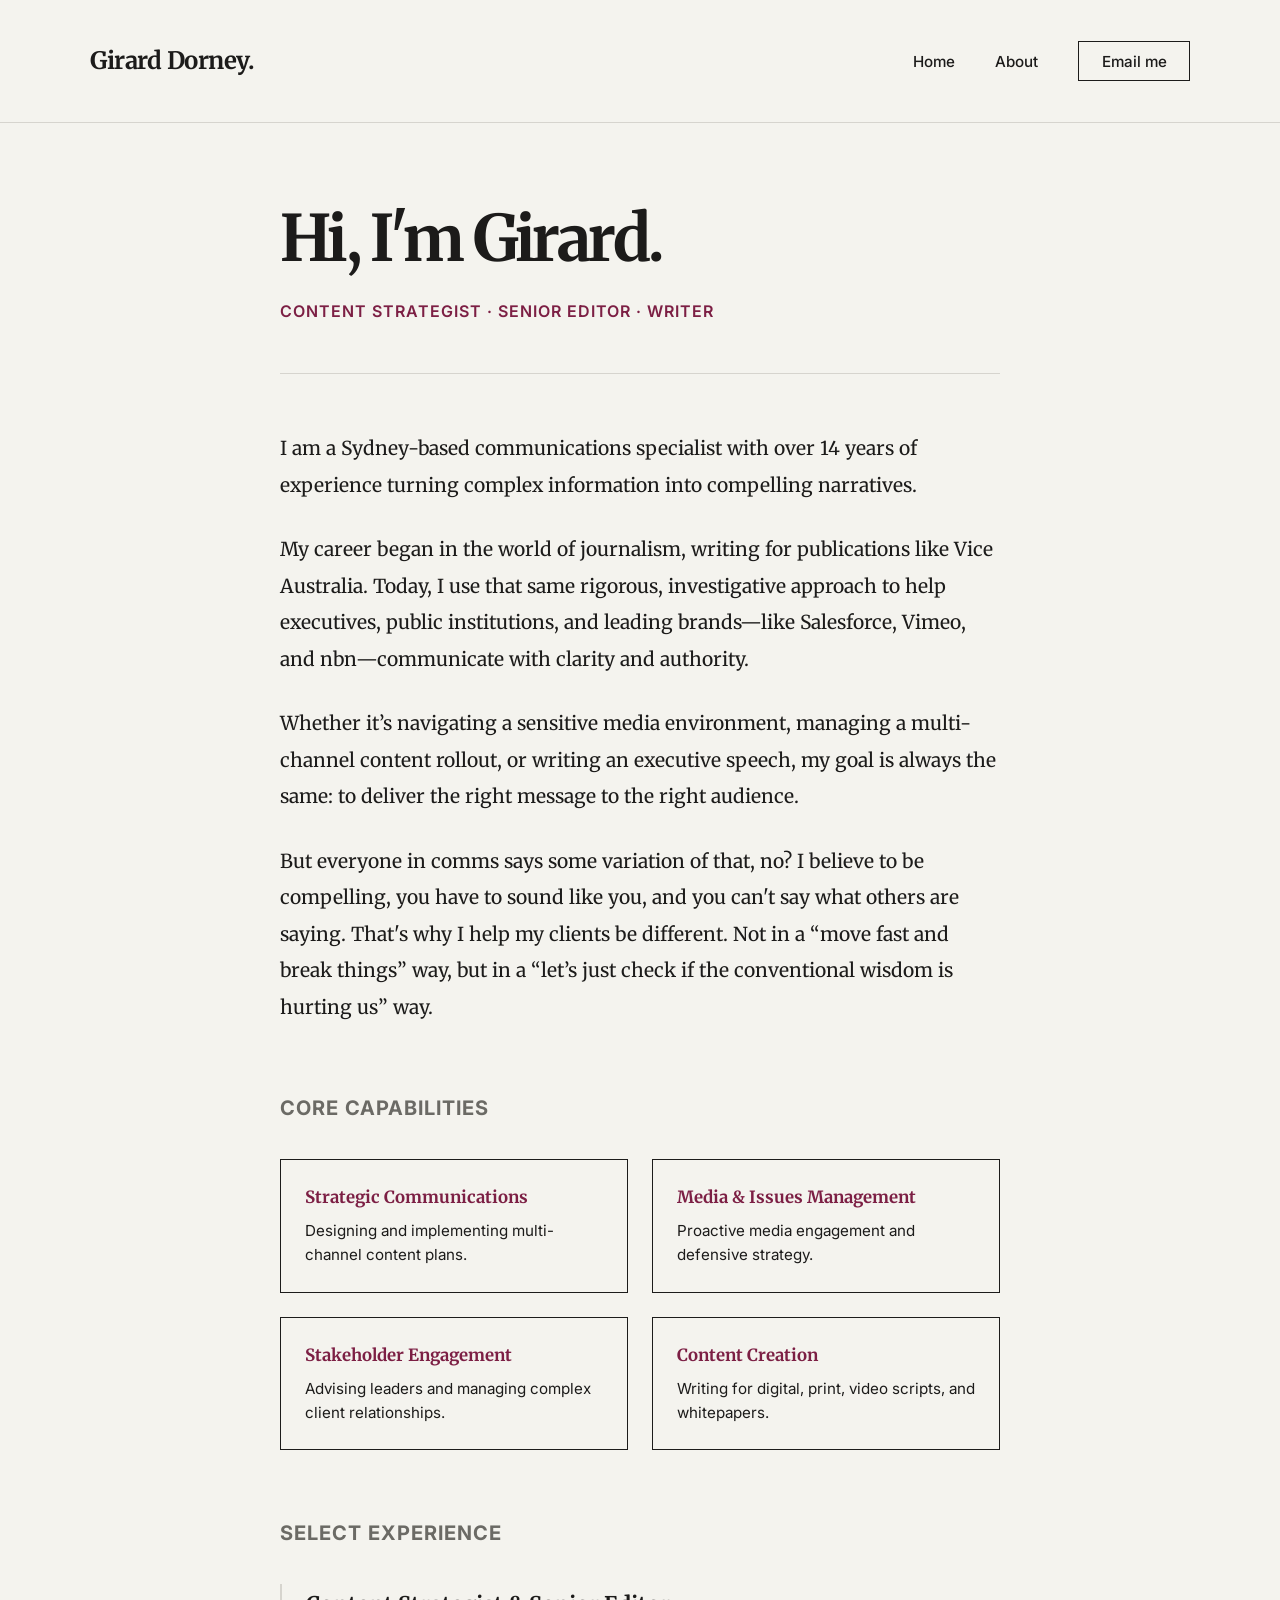
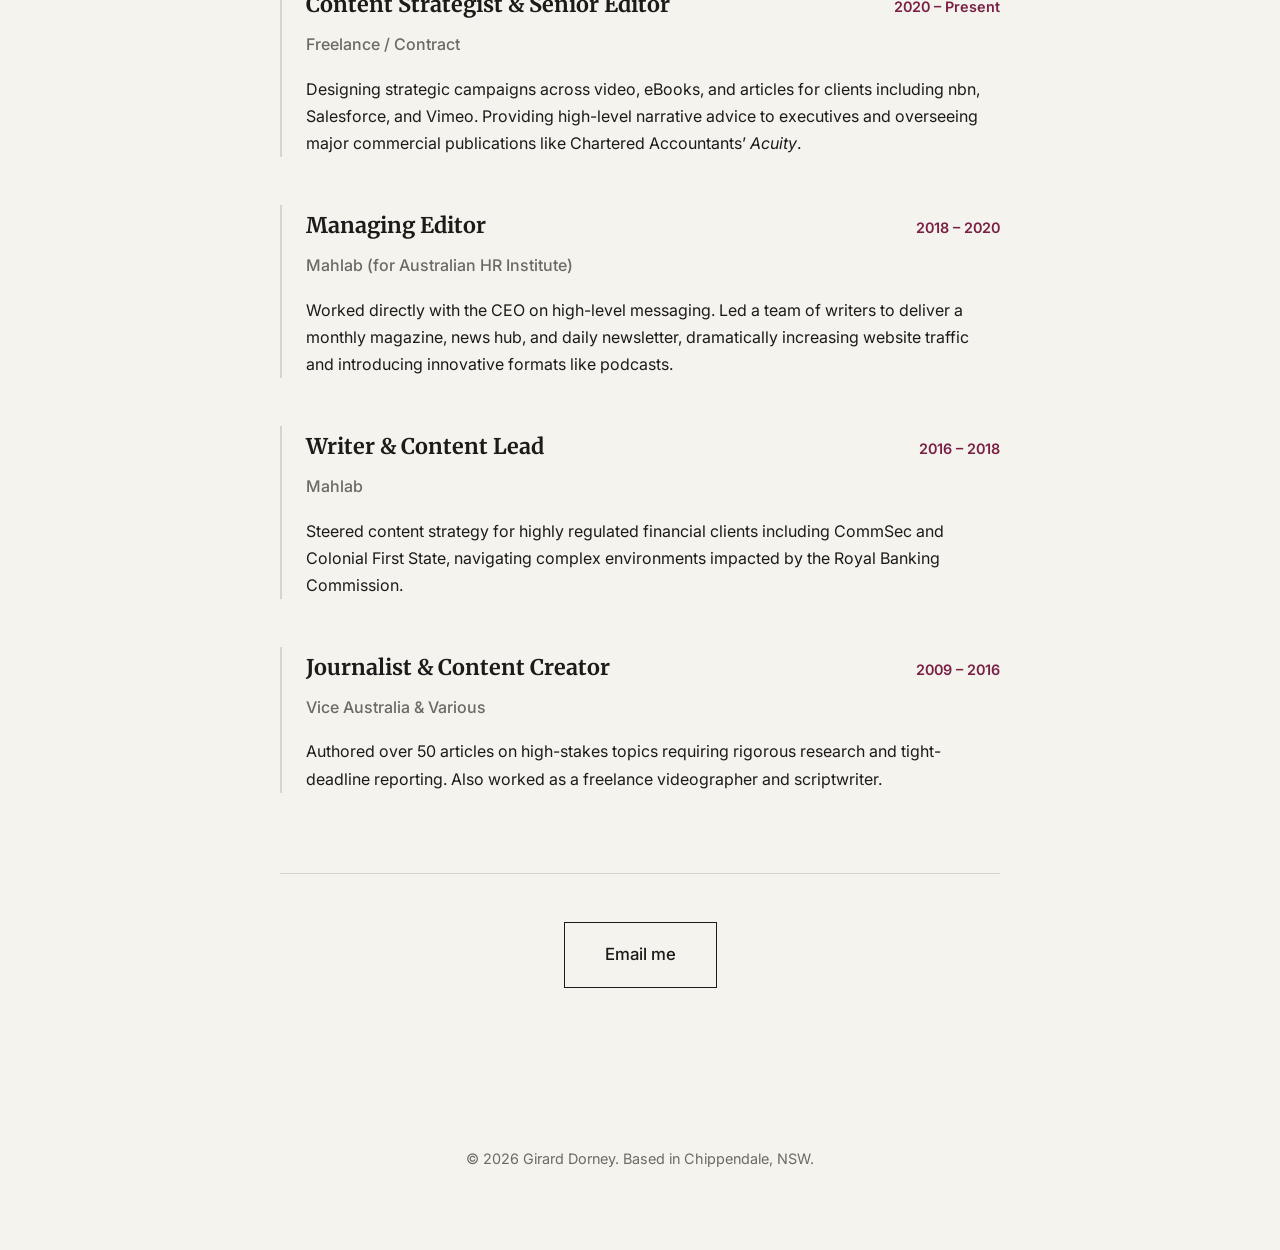
<file: about.html>
<!DOCTYPE html>
<html lang="en">
<head>
    <meta charset="UTF-8">
    <meta name="viewport" content="width=device-width, initial-scale=1.0">
    <title>About | Girard Dorney</title>
    <link href="https://fonts.googleapis.com/css2?family=Inter:wght@300;400;500;600&family=Merriweather:wght@300;400;500;700&display=swap" rel="stylesheet">
    <link rel="stylesheet" href="style.css">
</head>
<body>

    <header>
        <nav>
            <a href="index.html" class="logo">Girard Dorney.</a>
            <ul class="nav-links">
                <li><a href="index.html">Home</a></li>
                <li><a href="about.html">About</a></li>
                <li><a href="mailto:girard.dorney@gmail.com" class="btn">Email me</a></li>
            </ul>
        </nav>
    </header>

    <main class="about-container">
        <div class="about-header">
            <h1>Hi, I'm Girard.</h1>
            <p class="about-meta">Content Strategist &middot; Senior Editor &middot; Writer</p>
        </div>

        <article class="about-content">
            <p>I am a Sydney-based communications specialist with over 14 years of experience turning complex information into compelling narratives.</p>
            
            <p>My career began in the world of journalism, writing for publications like Vice Australia. Today, I use that same rigorous, investigative approach to help executives, public institutions, and leading brands—like Salesforce, Vimeo, and nbn—communicate with clarity and authority.</p>

            <p>Whether it’s navigating a sensitive media environment, managing a multi-channel content rollout, or writing an executive speech, my goal is always the same: to deliver the right message to the right audience.</p>

            <p>But everyone in comms says some variation of that, no? I believe to be compelling, you have to sound like you, and you can't say what others are saying. That's why I help my clients be different. Not in a “move fast and break things” way, but in a “let’s just check if the conventional wisdom is hurting us” way. </p>

            <h2>Core Capabilities</h2>
            <div class="skills-grid">
                <div class="skill-item">
                    <strong>Strategic Communications</strong>
                    Designing and implementing multi-channel content plans.
                </div>
                <div class="skill-item">
                    <strong>Media & Issues Management</strong>
                    Proactive media engagement and defensive strategy.
                </div>
                <div class="skill-item">
                    <strong>Stakeholder Engagement</strong>
                    Advising leaders and managing complex client relationships.
                </div>
                <div class="skill-item">
                    <strong>Content Creation</strong>
                    Writing for digital, print, video scripts, and whitepapers.
                </div>
            </div>

            <h2>Select Experience</h2>
            
            <div class="resume-item">
                <div class="resume-role">
                    <h3>Content Strategist & Senior Editor</h3>
                    <span class="resume-date">2020 &ndash; Present</span>
                </div>
                <div class="resume-company">Freelance / Contract</div>
                <p class="resume-desc">Designing strategic campaigns across video, eBooks, and articles for clients including nbn, Salesforce, and Vimeo. Providing high-level narrative advice to executives and overseeing major commercial publications like Chartered Accountants’ <em>Acuity</em>.</p>
            </div>

            <div class="resume-item">
                <div class="resume-role">
                    <h3>Managing Editor</h3>
                    <span class="resume-date">2018 &ndash; 2020</span>
                </div>
                <div class="resume-company">Mahlab (for Australian HR Institute)</div>
                <p class="resume-desc">Worked directly with the CEO on high-level messaging. Led a team of writers to deliver a monthly magazine, news hub, and daily newsletter, dramatically increasing website traffic and introducing innovative formats like podcasts.</p>
            </div>

            <div class="resume-item">
                <div class="resume-role">
                    <h3>Writer & Content Lead</h3>
                    <span class="resume-date">2016 &ndash; 2018</span>
                </div>
                <div class="resume-company">Mahlab</div>
                <p class="resume-desc">Steered content strategy for highly regulated financial clients including CommSec and Colonial First State, navigating complex environments impacted by the Royal Banking Commission.</p>
            </div>

            <div class="resume-item">
                <div class="resume-role">
                    <h3>Journalist & Content Creator</h3>
                    <span class="resume-date">2009 &ndash; 2016</span>
                </div>
                <div class="resume-company">Vice Australia & Various</div>
                <p class="resume-desc">Authored over 50 articles on high-stakes topics requiring rigorous research and tight-deadline reporting. Also worked as a freelance videographer and scriptwriter.</p>
            </div>

            <div class="action-area">
                <a href="mailto:girard.dorney@gmail.com" class="btn">Email me</a>
            </div>
        </article>
    </main>

    <footer>
        <p>&copy; 2026 Girard Dorney. Based in Chippendale, NSW.</p>
    </footer>

</body>
</html>
</file>
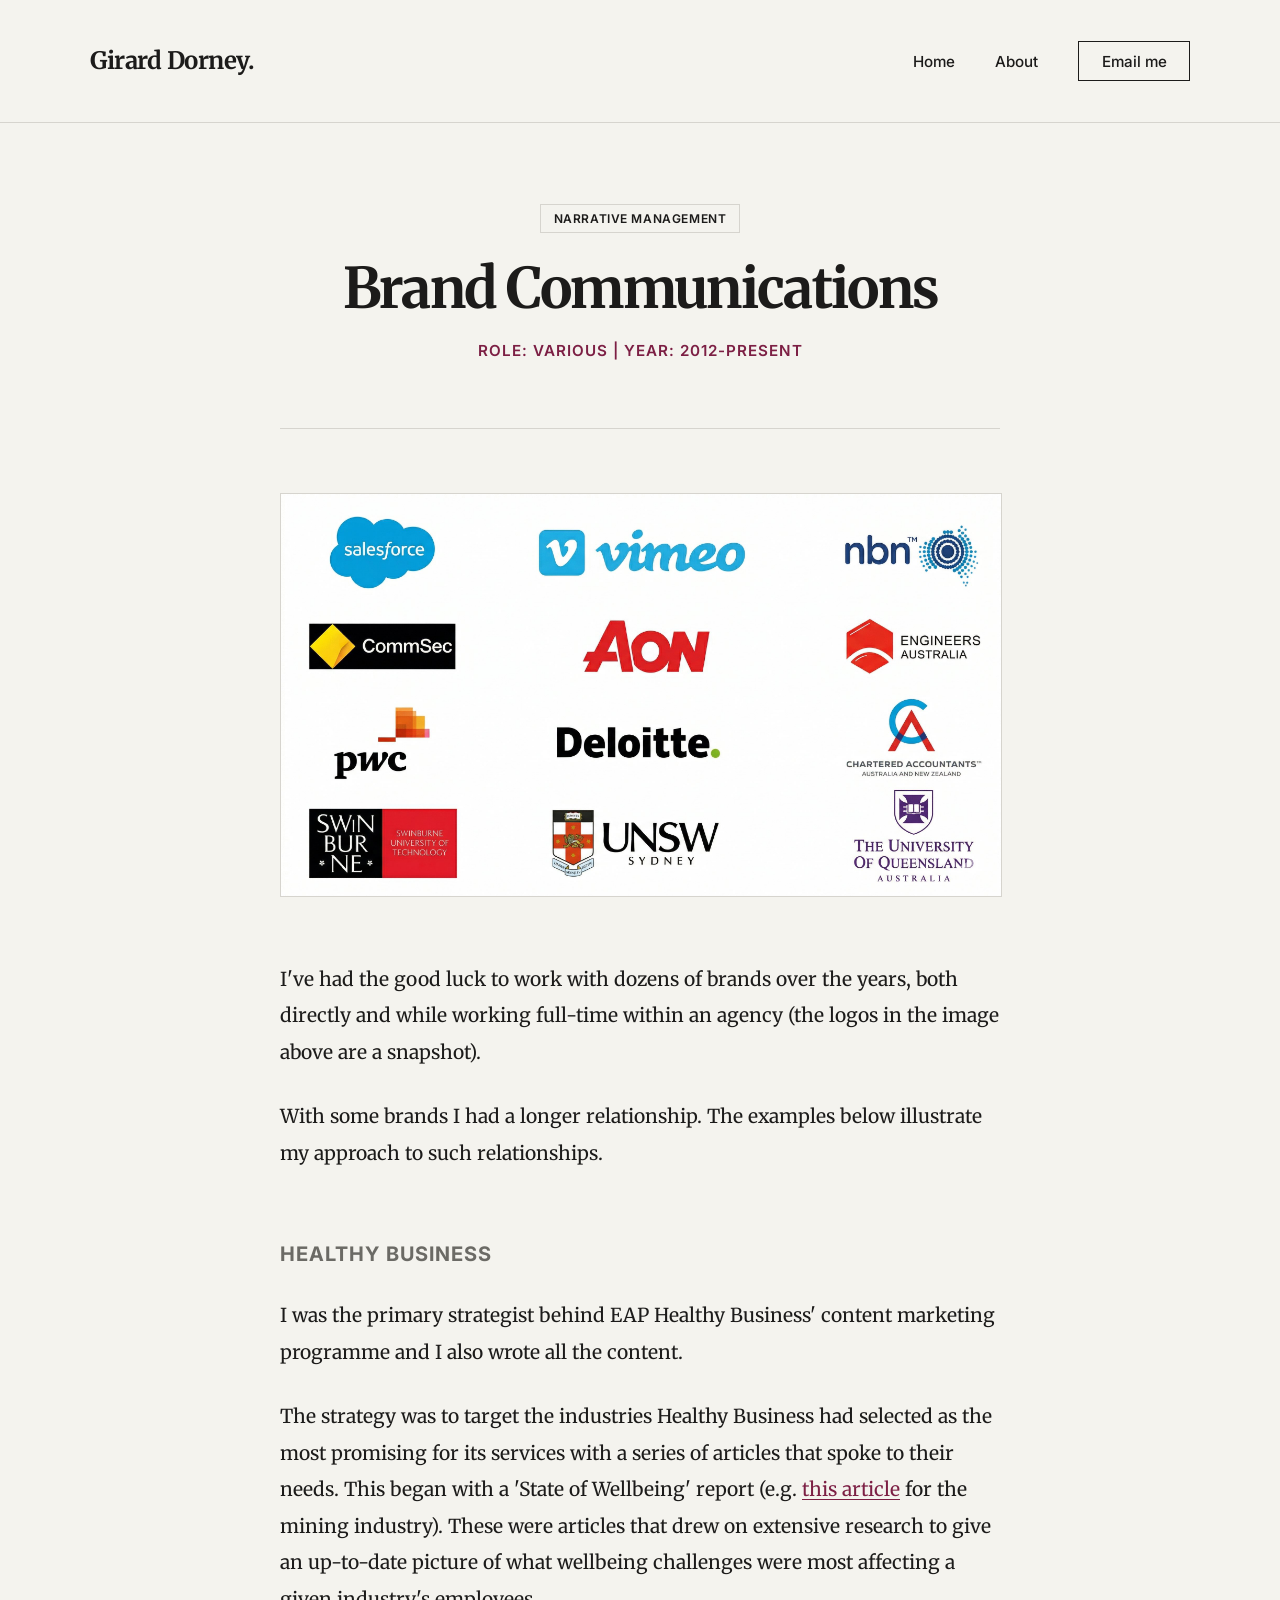
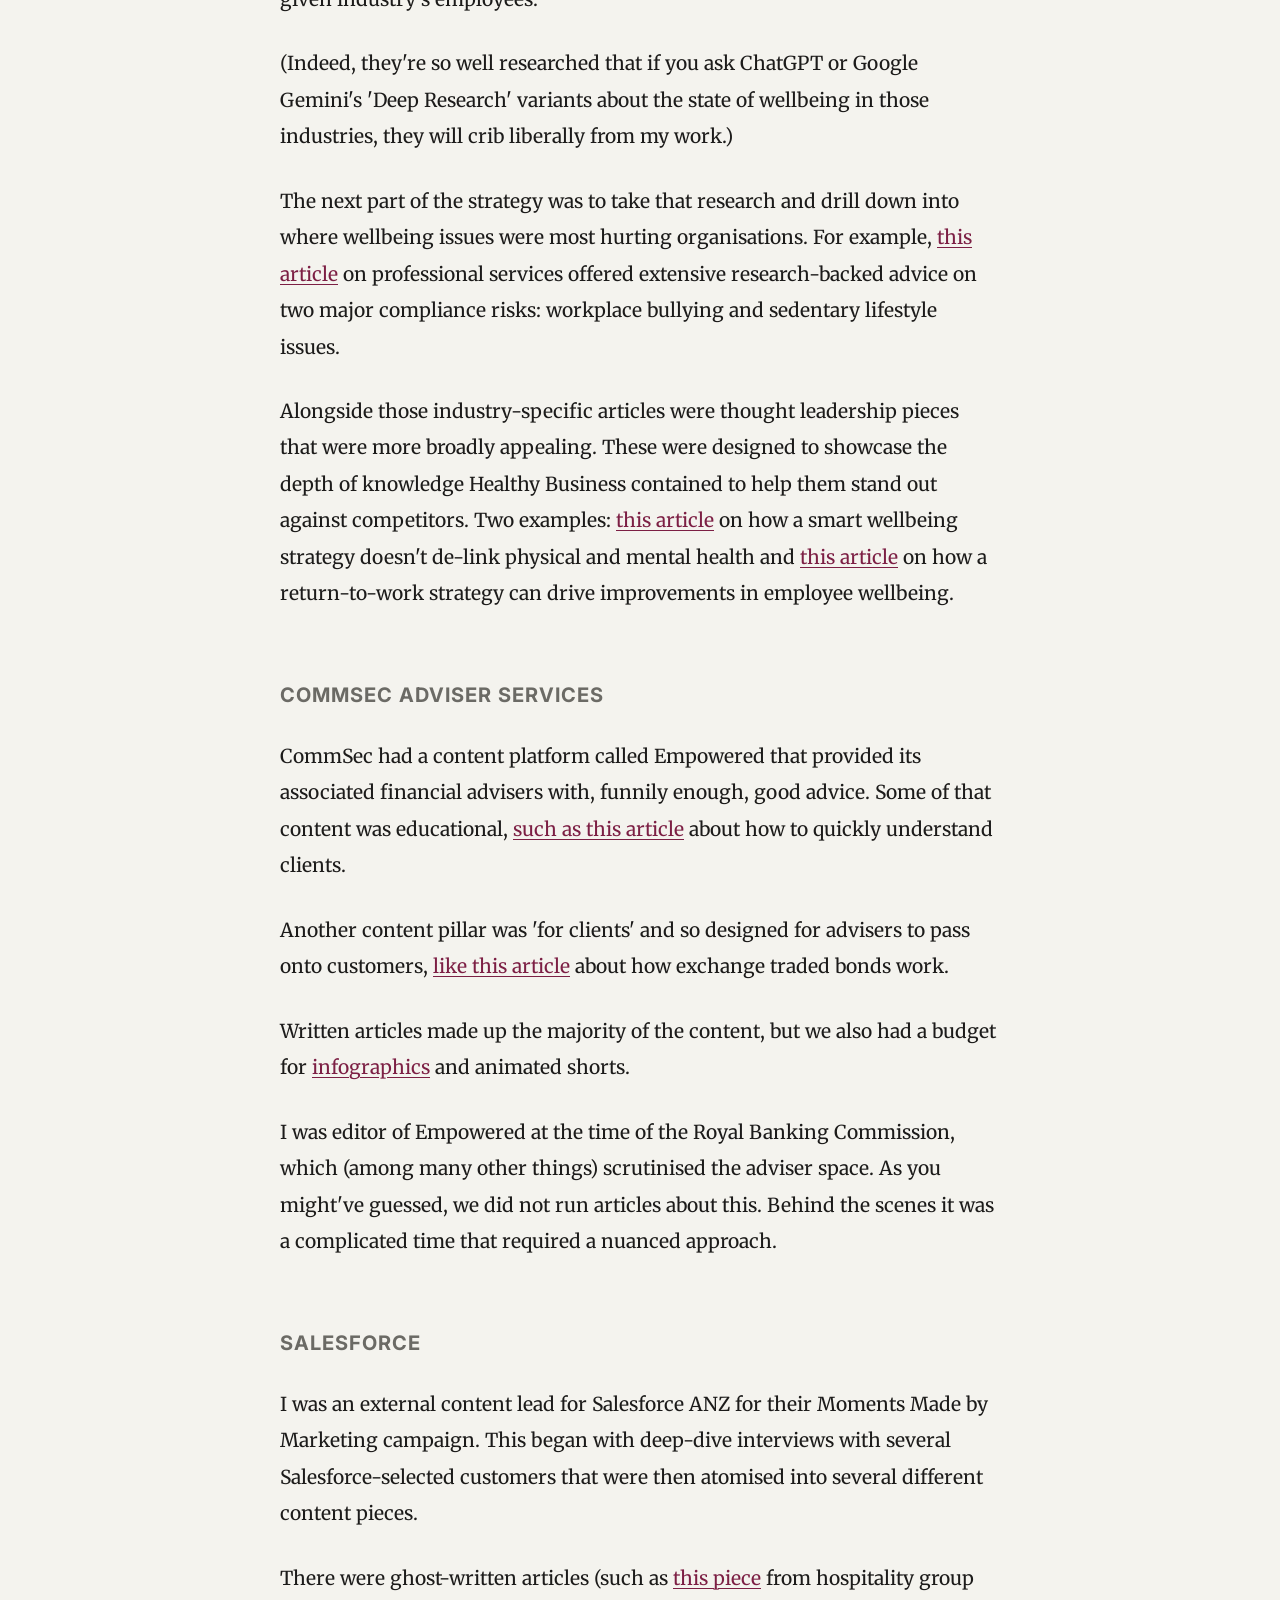
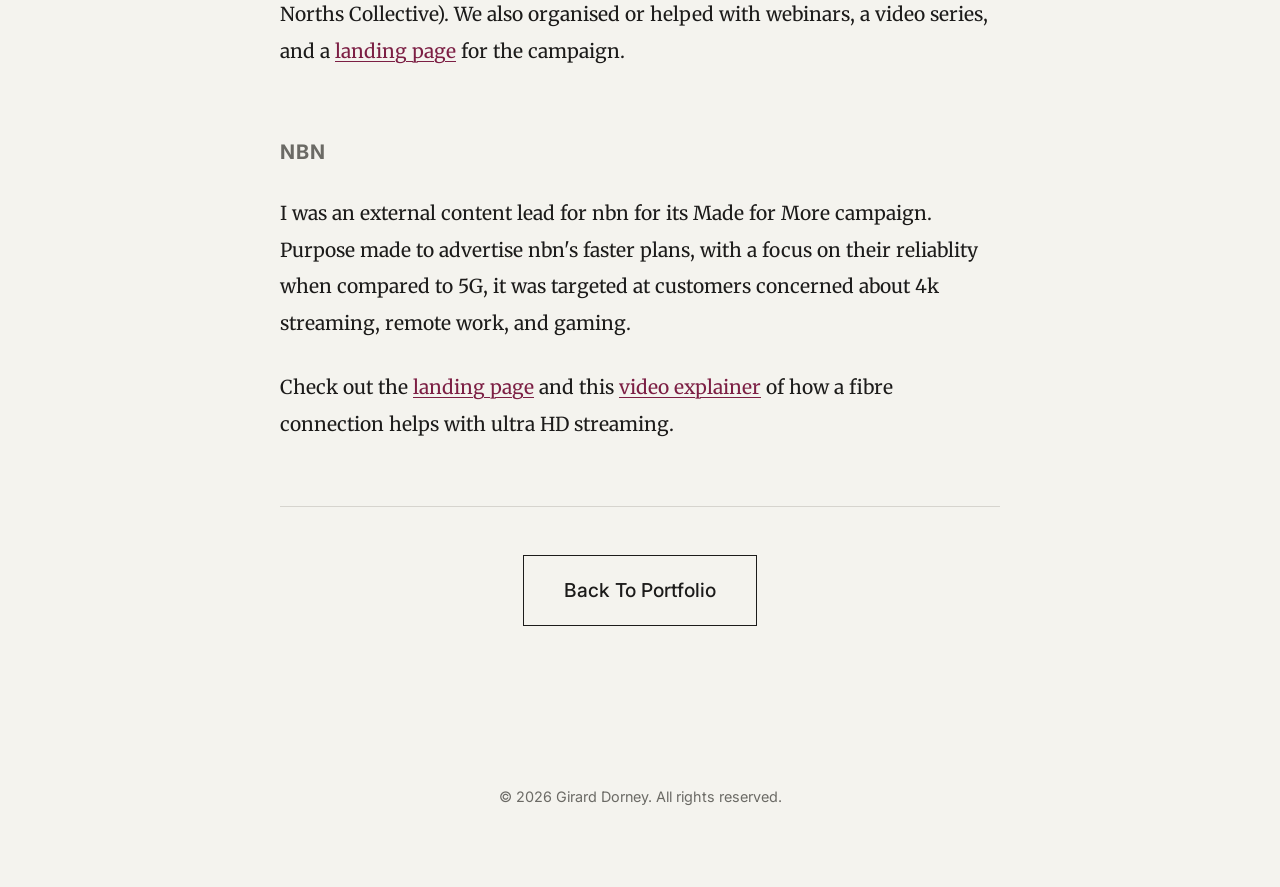
<file: brand_communications.html>
<!DOCTYPE html>
<html lang="en">
<head>
    <meta charset="UTF-8">
    <meta name="viewport" content="width=device-width, initial-scale=1.0">
    <title>Brand Communications | Girard Dorney</title>
    <link rel="stylesheet" href="style.css">
    <link href="https://fonts.googleapis.com/css2?family=Inter:wght@300;400;500;600&family=Merriweather:wght@400;700&display=swap" rel="stylesheet">
</head>
<body>

     <header>
        <nav>
            <a href="index.html" class="logo">Girard Dorney.</a>
            <ul class="nav-links">
                <li><a href="index.html">Home</a></li>
                <li><a href="about.html">About</a></li>
                <li><a href="mailto:girard.dorney@gmail.com" class="btn">Email me</a></li>
            </ul>
        </nav>
    </header>

    <main class="project-container">
        <div class="project-header">
            <span class="tag">Narrative Management</span>
            <h1>Brand Communications</h1>
            <p class="project-meta">Role: Various | Year: 2012-Present</p>
        </div>
        
           <div class="project-hero">
            <img src="images/logos.jpg" alt="HRM Magazine Spread">
        </div>

        <article class="project-content">
            <p>I've had the good luck to work with dozens of brands over the years, both directly and while working full-time within an agency (the logos in the image above are a snapshot).</p>
            
            <p> With some brands I had a longer relationship. The examples below illustrate my approach to such relationships.</p>
            
            <h2>Healthy Business</h2>
            
            <p>I was the primary strategist behind EAP Healthy Business' content marketing programme and I also wrote all the content.</p>
            
            <p>The strategy was to target the industries Healthy Business had selected as the most promising for its services with a series of articles that spoke to their needs. This began with a 'State of Wellbeing' report (e.g. <a href="https://www.healthybusiness.net.au/post/wellbeing-in-the-australian-mining-industry/">this article</a> for the mining industry). These were articles that drew on extensive research to give an up-to-date picture of what wellbeing challenges were most affecting a given industry's employees.</p>
            
            <p>(Indeed, they're so well researched that if you ask ChatGPT or Google Gemini's 'Deep Research' variants about the state of wellbeing in those industries, they will crib liberally from my work.)</p>
            
            <p>The next part of the strategy was to take that research and drill down into where wellbeing issues were most hurting organisations. For example, <a href="https://www.healthybusiness.net.au/post/2-major-compliance-risks-impacting-professional-service-companies/">this article</a> on professional services offered extensive research-backed advice on two major compliance risks: workplace bullying and sedentary lifestyle issues.</p>
            
            <p>Alongside those industry-specific articles were thought leadership pieces that were more broadly appealing. These were designed to showcase the depth of knowledge Healthy Business contained to help them stand out against competitors. Two examples: <a href="https://www.healthybusiness.net.au/post/a-smart-wellbeing-strategy-doesnt-separate-physical-and-mental-health/">this article</a> on how a smart wellbeing strategy doesn't de-link physical and mental health and <a href="https://www.healthybusiness.net.au/post/loneliness-and-the-wellbeing-case-for-a-return-to-work/">this article</a> on how a return-to-work strategy can drive improvements in employee wellbeing.
            
            <h2>CommSec Adviser Services</h2>
            <p>CommSec had a content platform called Empowered that provided its associated financial advisers with, funnily enough, good advice. Some of that content was educational, <a href="https://web.archive.org/web/20170620003333/http://www.investing.commsecadviserservices.com.au/empowered/articles/getting-to-know-your-clients-in-five-easy-steps/">such as this article</a> about how to quickly understand clients. </p>
            
            <p>Another content pillar was 'for clients' and so designed for advisers to pass onto customers, <a href="https://web.archive.org/web/20171031053228/http://www.investing.commsecadviserservices.com.au/empowered/articles/how-do-exchange-traded-bonds-work/">like this article</a> about how exchange traded bonds work.</p>
            
            <p>Written articles made up the majority of the content, but we also had a budget for <a href="https://web.archive.org/web/20170702064651/http://www.investing.commsecadviserservices.com.au/commsecadviser/assets/File/Listed_Investment_Vehicle.pdf">infographics</a> and animated shorts.</p>
            
            <p> I was editor of Empowered at the time of the Royal Banking Commission, which (among many other things) scrutinised the adviser space. As you might've guessed, we did not run articles about this. Behind the scenes it was a complicated time that required a nuanced approach.</p>

            <h2>Salesforce</h2>
            <p>I was an external content lead for Salesforce ANZ for their Moments Made by Marketing campaign. This began with deep-dive interviews with several Salesforce-selected customers that were then atomised into several different content pieces.</p>
            
            <p>There were ghost-written articles (such as <a href="https://www.salesforce.com/au/blog/how-norths-collective-uses-cutting-edge-personalised-marketing/">this piece</a> from hospitality group Norths Collective). We also organised or helped with webinars, a video series, and a <a href="https://www.salesforce.com/au/resources/guides/marketers-make-meaningful-moments/">landing page</a> for the campaign.</p>
            
            <h2>nbn</h2>
            <p>I was an external content lead for nbn for its Made for More campaign. Purpose made to advertise nbn's faster plans, with a focus on their reliablity when compared to 5G, it was targeted at customers concerned about 4k streaming, remote work, and gaming.</p>
            
            <p>Check out the <a href="https://www.nbnco.com.au/campaigns/more-speed">landing page</a> and this <a href="https://www.youtube.com/watch?v=30QEoGCAfso&embeds_referring_euri=https%3A%2F%2Fwww.nbnco.com.au%2F&embeds_referring_origin=https%3A%2F%2Fwww.nbnco.com.au&source_ve_path=MzY4NDIsMjg2NjIsMzY4NDIsMzY4NDIsMjg2NjY">video explainer</a> of how a fibre connection helps with ultra HD streaming.</p>
            

            <div class="project-actions">
                <a href="index.html" class="btn">Back To Portfolio</a>
            </div>
        </article>
    </main>

    <footer>
        <p>&copy; 2026 Girard Dorney. All rights reserved.</p>
    </footer>

</body>
</html>
</file>
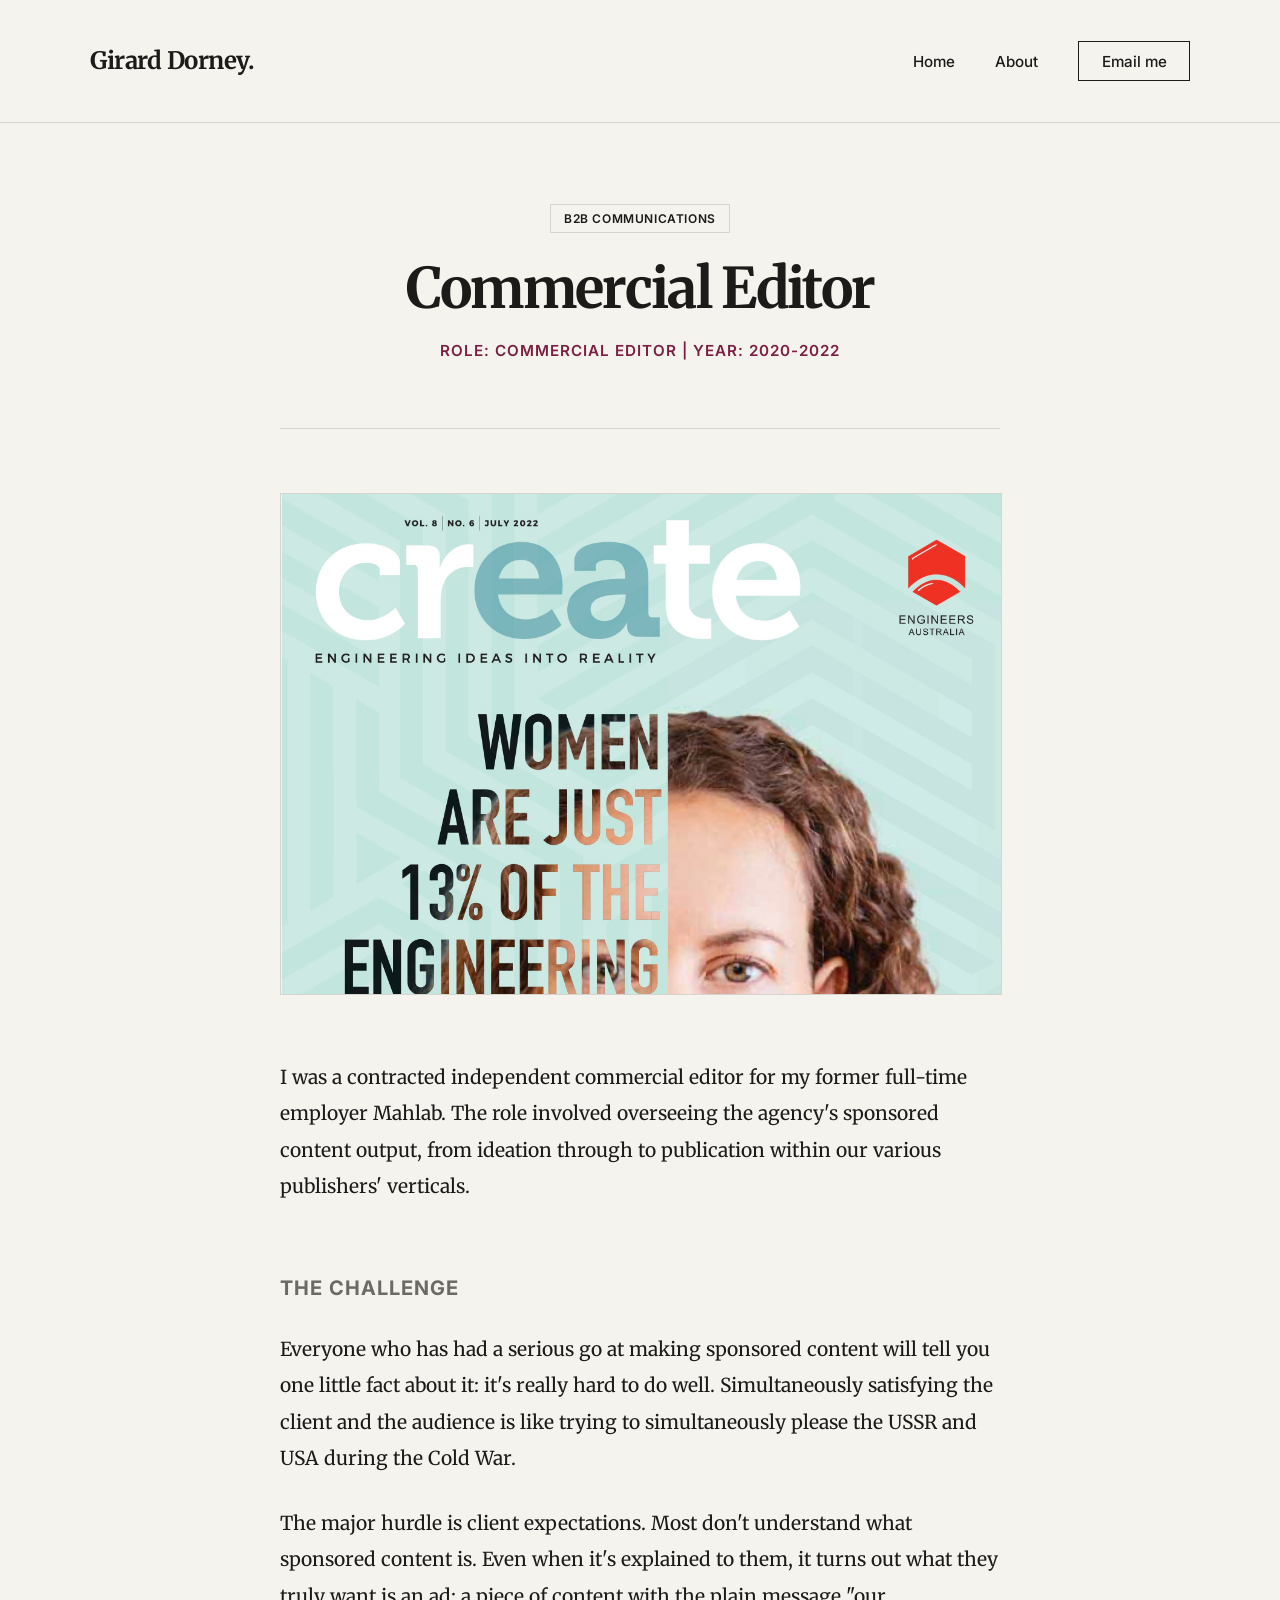
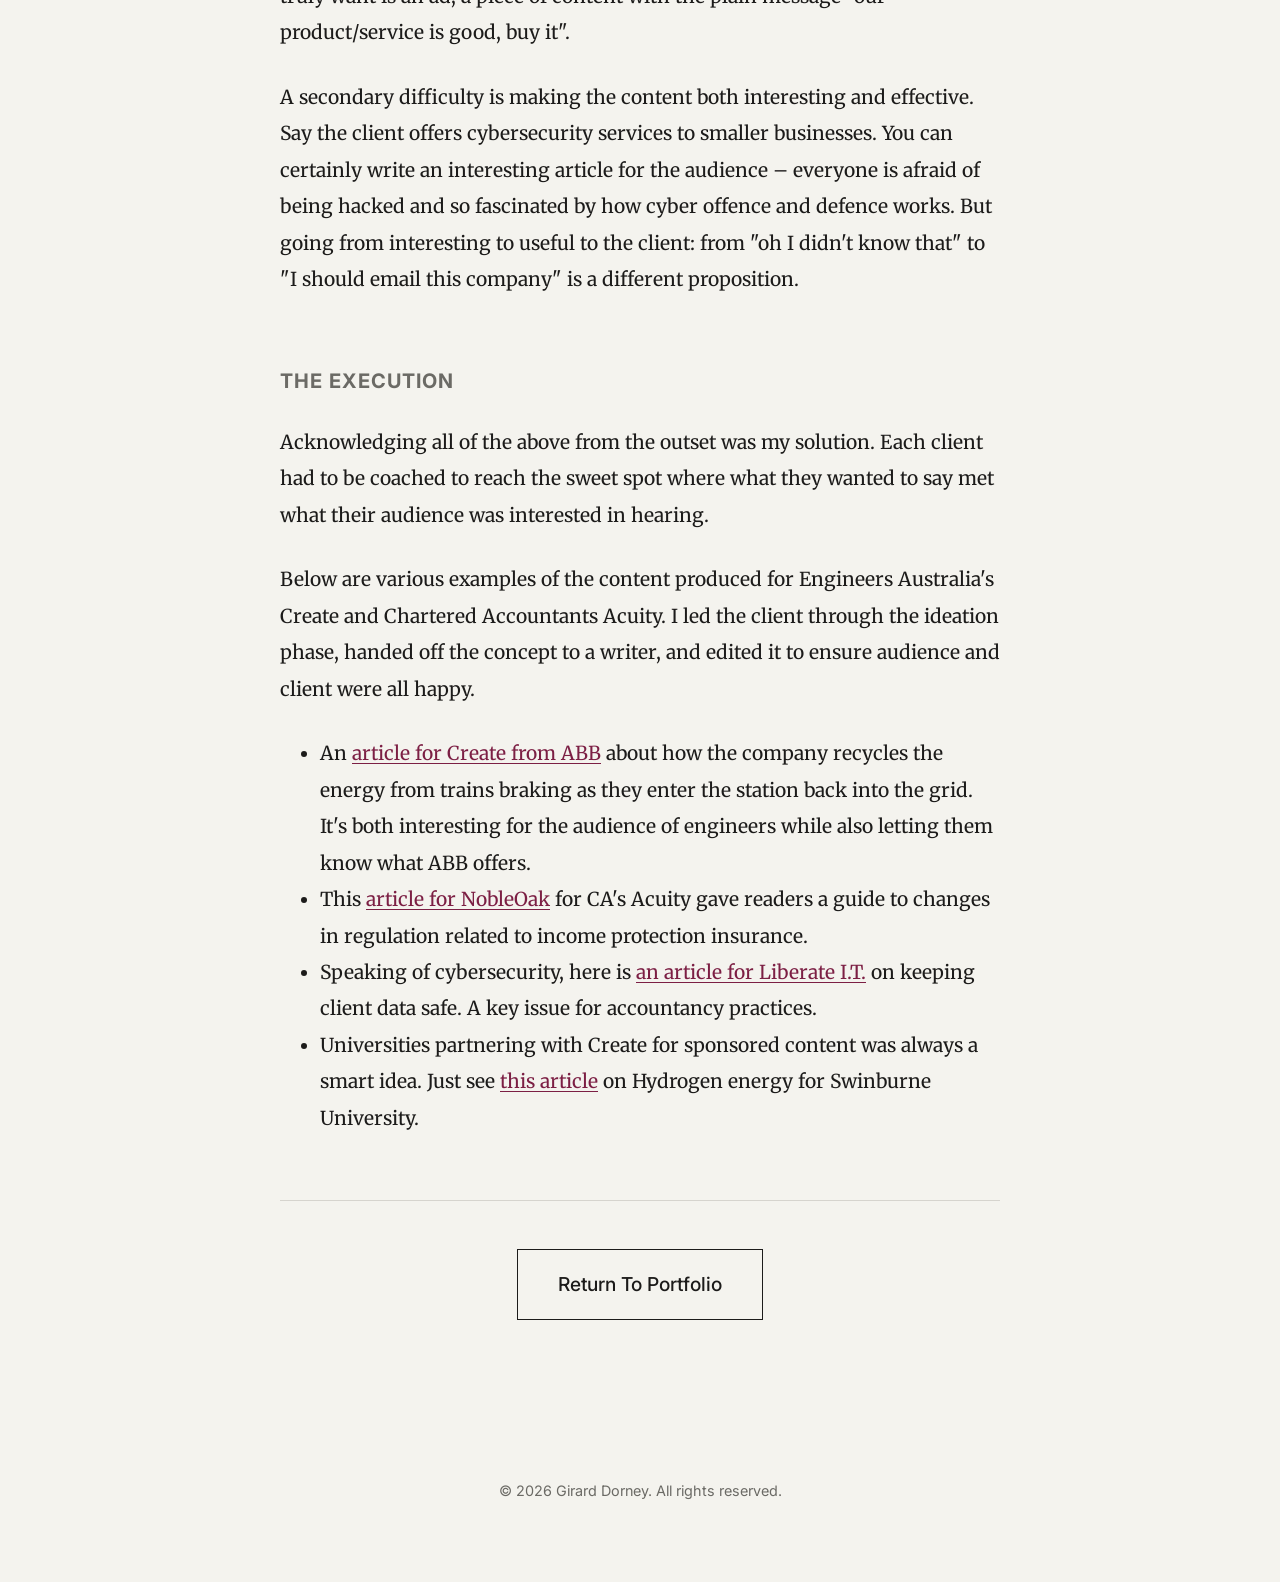
<file: commercial_editor.html>
<!DOCTYPE html>
<html lang="en">
<head>
    <meta charset="UTF-8">
    <meta name="viewport" content="width=device-width, initial-scale=1.0">
    <title>Commercial Editor | Girard Dorney</title>
    <link rel="stylesheet" href="style.css">
    <link href="https://fonts.googleapis.com/css2?family=Inter:wght@300;400;500;600&family=Merriweather:wght@400;700&display=swap" rel="stylesheet">
</head>
<body>

   <header>
        <nav>
            <a href="index.html" class="logo">Girard Dorney.</a>
            <ul class="nav-links">
                <li><a href="index.html">Home</a></li>
                <li><a href="about.html">About</a></li>
                <li><a href="mailto:girard.dorney@gmail.com" class="btn">Email me</a></li>
            </ul>
        </nav>
    </header>

    <main class="project-container">
        <div class="project-header">
            <span class="tag">B2B Communications</span>
            <h1>Commercial Editor</h1>
            <p class="project-meta">Role: Commercial Editor | Year: 2020-2022</p>
        </div>
        
           <div class="project-hero">
            <img src="images/Create.jpeg" alt="HRM Magazine Spread">
        </div>

        <article class="project-content">
            <p>I was a contracted independent commercial editor for my former full-time employer Mahlab. The role involved overseeing the agency's sponsored content output, from ideation through to publication within our various publishers' verticals. </p>
            
            <h2>The Challenge</h2>
            <p>Everyone who has had a serious go at making sponsored content will tell you one little fact about it: it's really hard to do well. Simultaneously satisfying the client and the audience is like trying to simultaneously please the USSR and USA during the Cold War.</p>
            
            <p>The major hurdle is client expectations. Most don't understand what sponsored content is. Even when it's explained to them, it turns out what they truly want is an ad; a piece of content with the plain message "our product/service is good, buy it".</p>
            
            <p>A secondary difficulty is making the content both interesting and effective. Say the client offers cybersecurity services to smaller businesses. You can certainly write an interesting article for the audience – everyone is afraid of being hacked and so fascinated by how cyber offence and defence works. But going from interesting to useful to the client: from "oh I didn't know that" to "I should email this company" is a different proposition.</p>
            
            <h2>The Execution</h2>
            <p>Acknowledging all of the above from the outset was my solution. Each client had to be coached to reach the sweet spot where what they wanted to say met what their audience was interested in hearing.</p>
            
            <p>Below are various examples of the content produced for Engineers Australia's Create and Chartered Accountants Acuity. I led the client through the ideation phase, handed off the concept to a writer, and edited it to ensure audience and client were all happy.</p>
            <ul>
            <li>An <a href="https://createdigital.org.au/smart-technology-is-recycling-energy-in-melbournes-rail-network/">article for Create from ABB</a> about how the company recycles the energy from trains braking as they enter the station back into the grid. It's both interesting for the audience of engineers while also letting them know what ABB offers.</li>
            <li>This <a href="https://www.acuitymag.com/finance/income-protection-nobleoak">article for NobleOak</a> for CA's Acuity gave readers a guide to changes in regulation related to income protection insurance.</li>
            <li>Speaking of cybersecurity, here is <a href="https://www.acuitymag.com/technology/is-my-client-data-secure-liberate-it">an article for Liberate I.T.</a> on keeping client data safe. A key issue for accountancy practices.</li>
           <li>Universities partnering with Create for sponsored content was always a smart idea. Just see <a href="https://createdigital.org.au/hydrogen-energy-this-australian-hub-is-enabling-industry-make-it-reality/">this article</a> on Hydrogen energy for Swinburne University. </li></ul>

            <div class="project-actions">
                <a href="index.html" class="btn">Return To Portfolio</a>
            </div>
        </article>
    </main>

    <footer>
        <p>&copy; 2026 Girard Dorney. All rights reserved.</p>
    </footer>

</body>
</html>
</file>
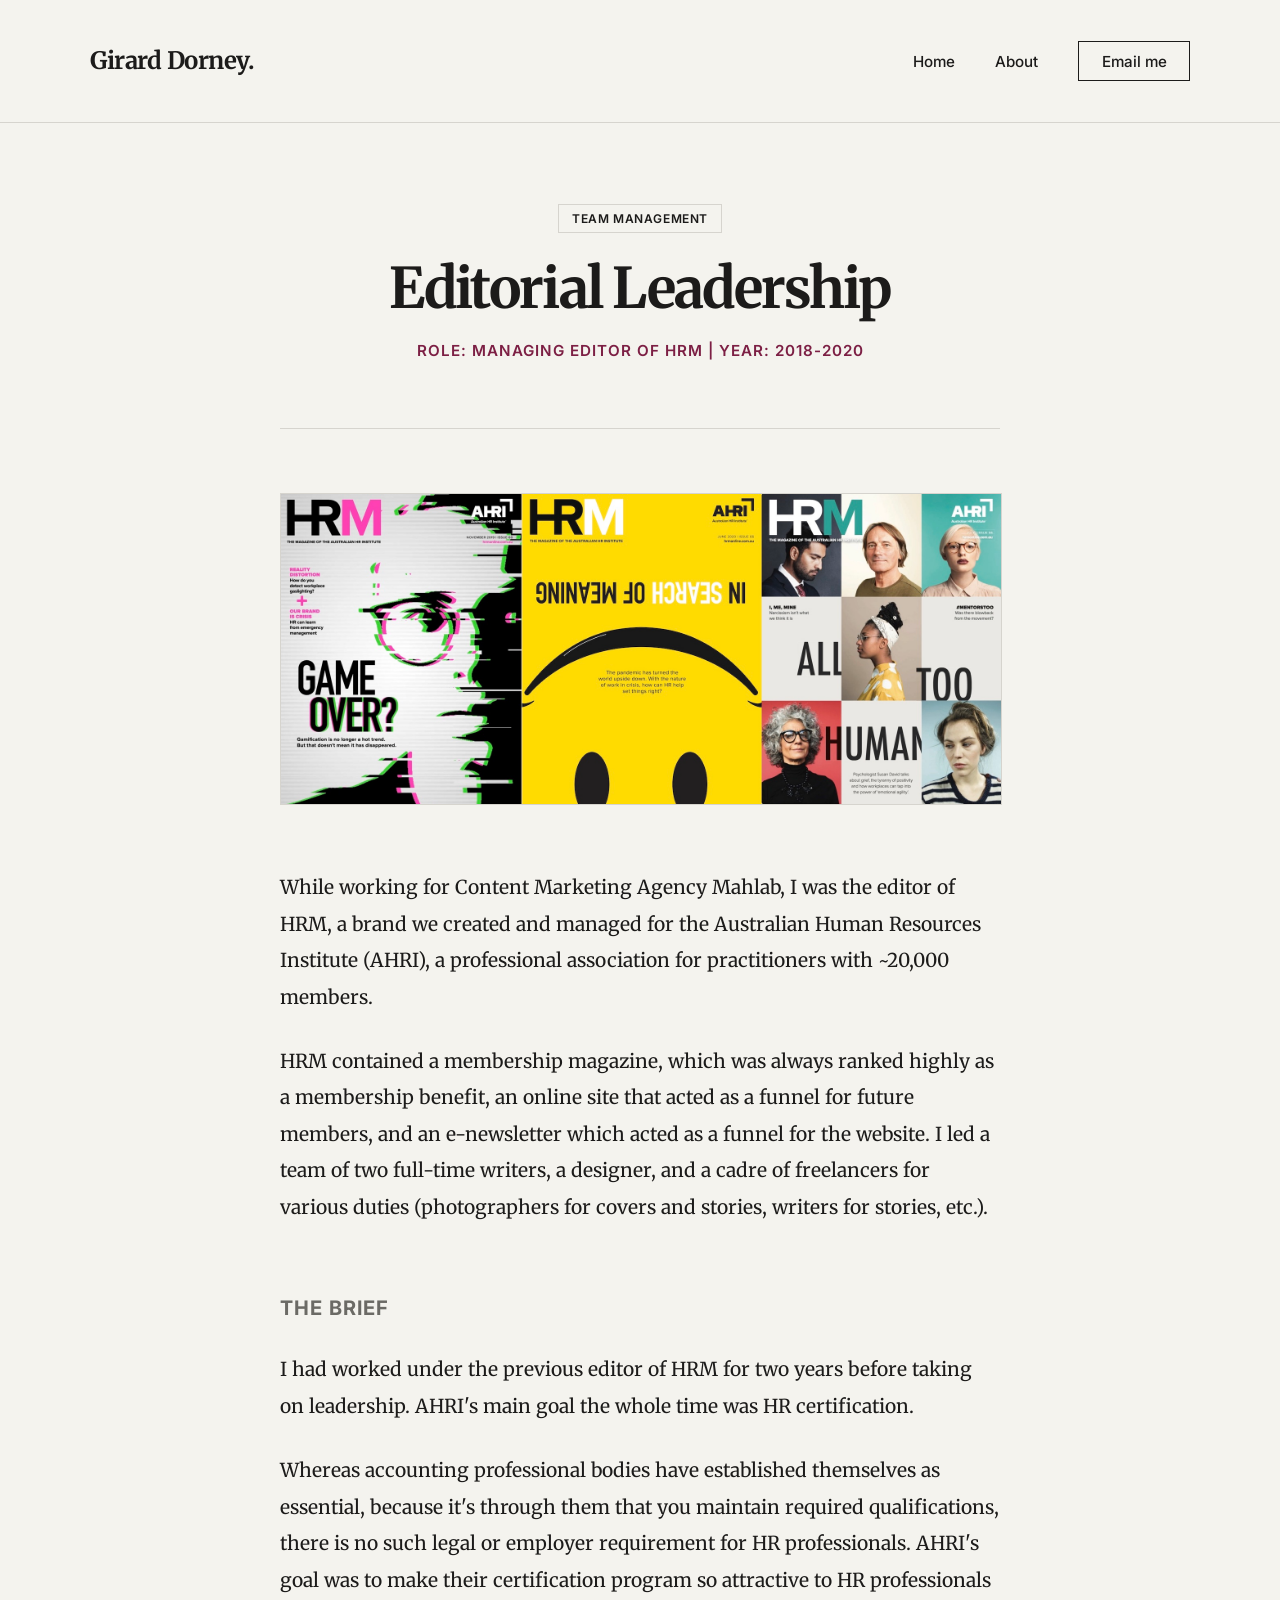
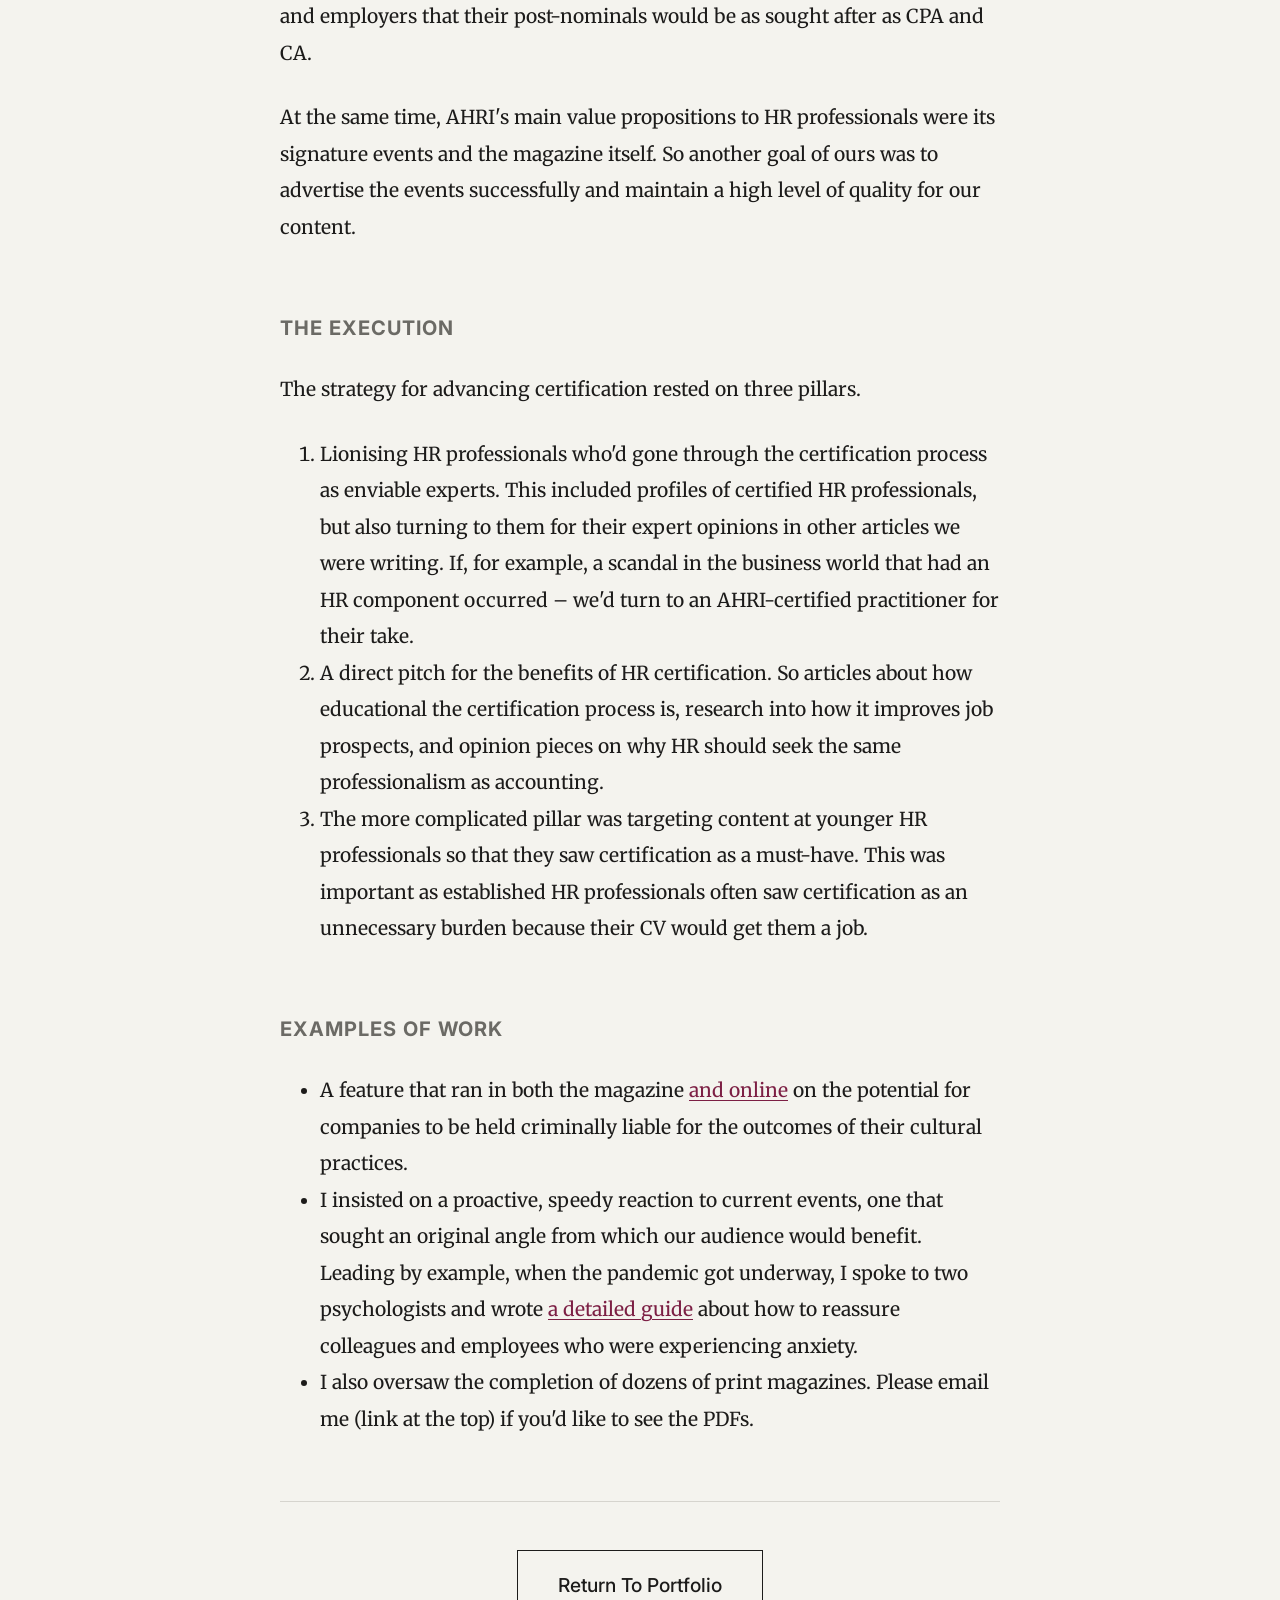
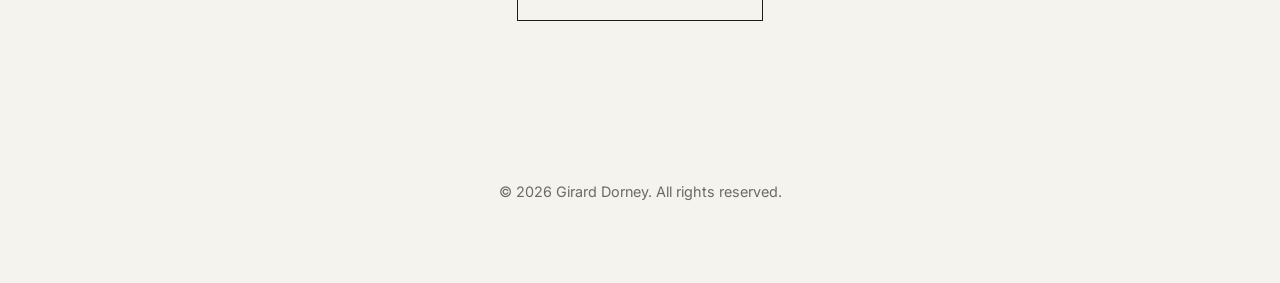
<file: editorial_leadership.html>
<!DOCTYPE html>
<html lang="en">
<head>
    <meta charset="UTF-8">
    <meta name="viewport" content="width=device-width, initial-scale=1.0">
    <title>Editorial Leadership | Girard Dorney</title>
    <link rel="stylesheet" href="style.css">
    <link href="https://fonts.googleapis.com/css2?family=Inter:wght@300;400;500;600&family=Merriweather:wght@400;700&display=swap" rel="stylesheet">
</head>
<body>

 <header>
        <nav>
            <a href="index.html" class="logo">Girard Dorney.</a>
            <ul class="nav-links">
                <li><a href="index.html">Home</a></li>
                <li><a href="about.html">About</a></li>
                <li><a href="mailto:girard.dorney@gmail.com" class="btn">Email me</a></li>
            </ul>
        </nav>
    </header>

    <main class="project-container">
        <div class="project-header">
            <span class="tag">Team Management</span>
            <h1>Editorial Leadership</h1>
            <p class="project-meta">Role: Managing Editor of HRM | Year: 2018-2020</p>
        </div>

        <div class="project-hero">
            <img src="images/hrm1.jpg" alt="HRM Magazine Spread">
        </div>

        <article class="project-content">
            <p>While working for Content Marketing Agency Mahlab, I was the editor of HRM, a brand we created and managed for the Australian Human Resources Institute (AHRI), a professional association for practitioners with ~20,000 members.</p>
            
            <p>HRM contained a membership magazine, which was always ranked highly as a membership benefit, an online site that acted as a funnel for future members, and an e-newsletter which acted as a funnel for the website.
            
            I led a team of two full-time writers, a designer, and a cadre of freelancers for various duties (photographers for covers and stories, writers for stories, etc.).</p>
            
            <h2>The Brief</h2>
            <p>I had worked under the previous editor of HRM for two years before taking on leadership. AHRI's main goal the whole time was HR certification.</p>
            <p>Whereas accounting professional bodies have established themselves as essential, because it's through them that you maintain required qualifications, there is no such legal or employer requirement for HR professionals. AHRI's goal was to make their certification program so attractive to HR professionals and employers that their post-nominals would be as sought after as CPA and CA.</p>
            <p>At the same time, AHRI's main value propositions to HR professionals were its signature events and the magazine itself. So another goal of ours was to advertise the events successfully and maintain a high level of quality for our content.</p>

            <h2>The Execution</h2>
            <p>The strategy for advancing certification rested on three pillars.</p>
            <ol>
               <li>Lionising HR professionals who'd gone through the certification process as enviable experts. This included profiles of certified HR professionals, but also turning to them for their expert opinions in other articles we were writing. If, for example, a scandal in the business world that had an HR component occurred – we'd turn to an AHRI-certified practitioner for their take.</li>
                <li>A direct pitch for the benefits of HR certification. So articles about how educational the certification process is, research into how it improves job prospects, and opinion pieces on why HR should seek the same professionalism as accounting.</li>
                <li>The more complicated pillar was targeting content at younger HR professionals so that they saw certification as a must-have. This was important as established HR professionals often saw certification as an unnecessary burden because their CV would get them a job.</li>
            </ol>
            
            <h2>Examples of Work</h2>
            <ul>
            <li>A feature that ran in both the magazine <a href="https://web.archive.org/web/20200319091523/https://www.hrmonline.com.au/employment-law/leaders-jail-toxic-workplace-culture/">and online</a> on the potential for companies to be held criminally liable for the outcomes of their cultural practices.</li>
            <li>I insisted on a proactive, speedy reaction to current events, one that sought an original angle from which our audience would benefit. Leading by example, when the pandemic got underway, I spoke to two psychologists and wrote <a href="https://web.archive.org/web/20200406232650/https://www.hrmonline.com.au/employee-wellbeing/how-help-employee-colleague-coronavirus/"> a detailed guide</a> about how to reassure colleagues and employees who were experiencing anxiety.</li>
            <li>I also oversaw the completion of dozens of print magazines. Please email me (link at the top) if you'd like to see the PDFs.</li>
            </ul>
            <div class="project-actions">
                <a href="index.html" class="btn">Return To Portfolio</a>
            </div>
        </article>
    </main>

    <footer>
        <p>&copy; 2026 Girard Dorney. All rights reserved.</p>
    </footer>

</body>
</html>
</file>
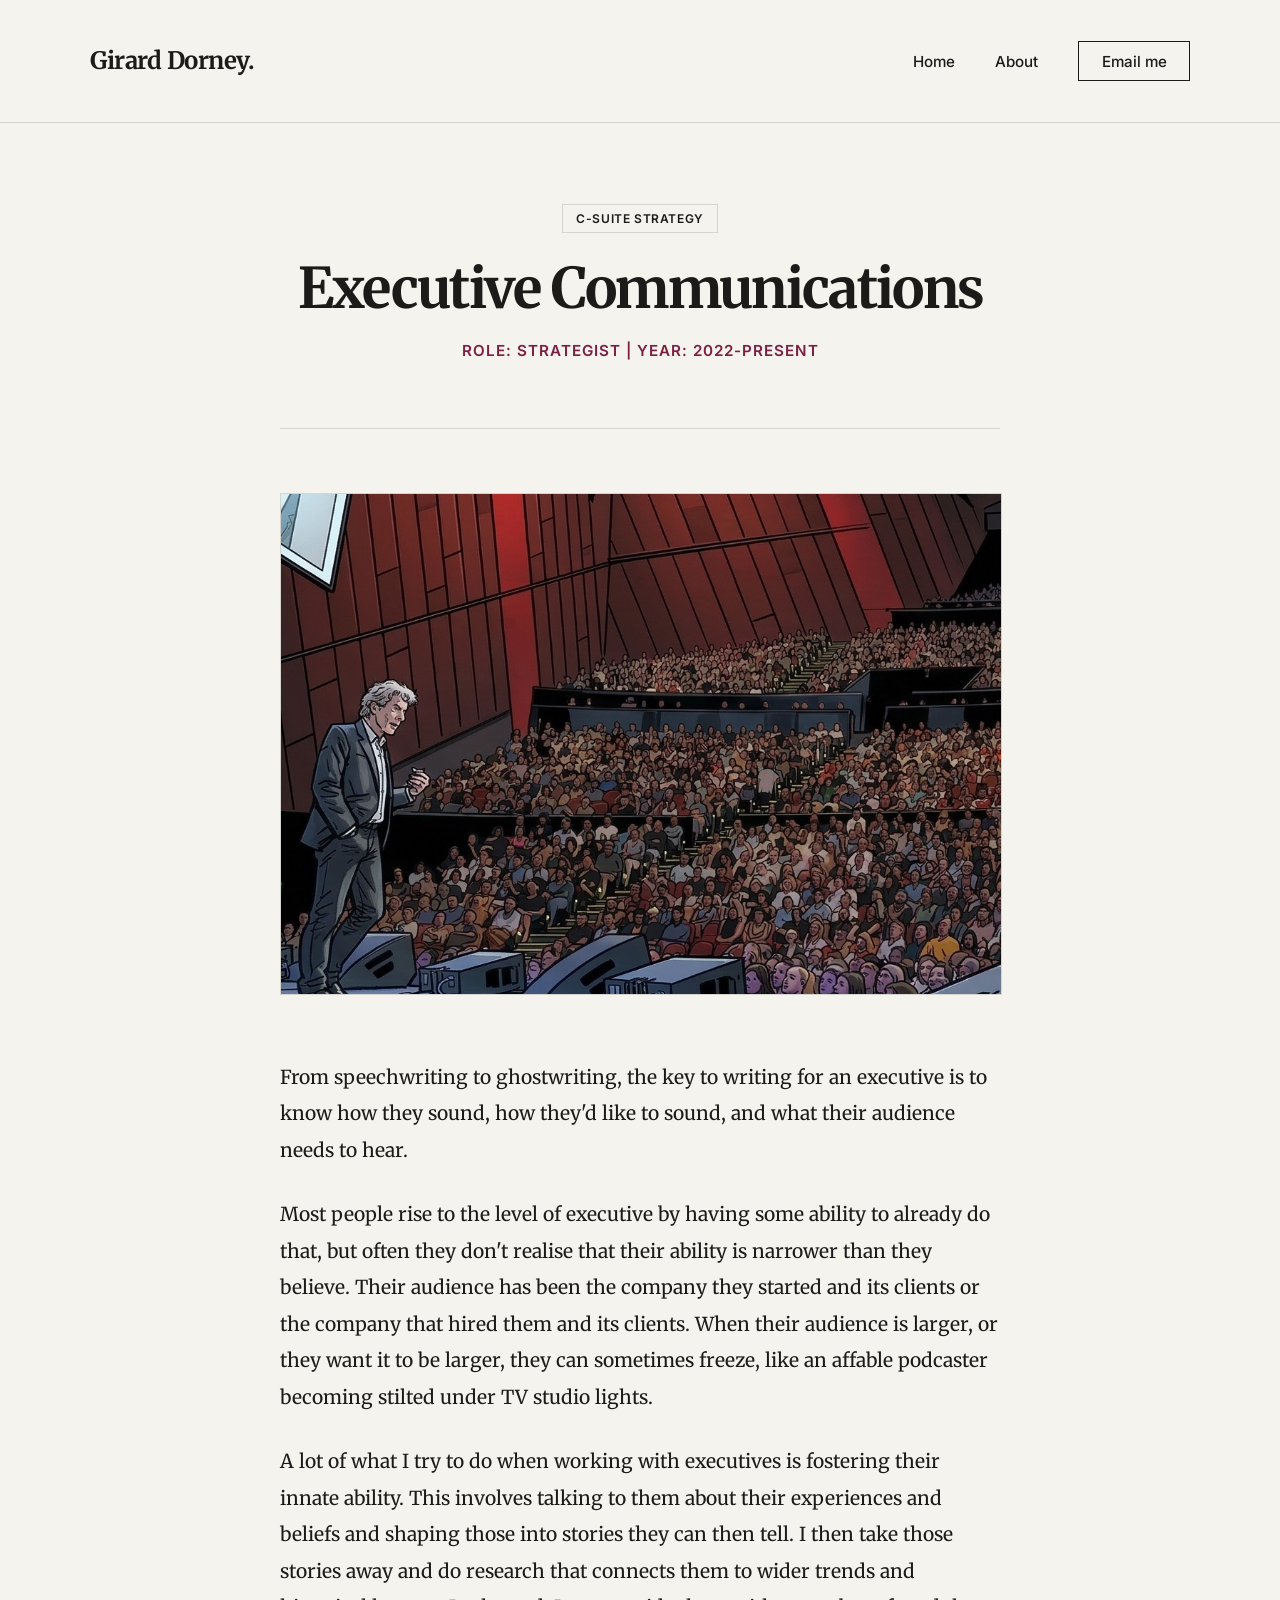
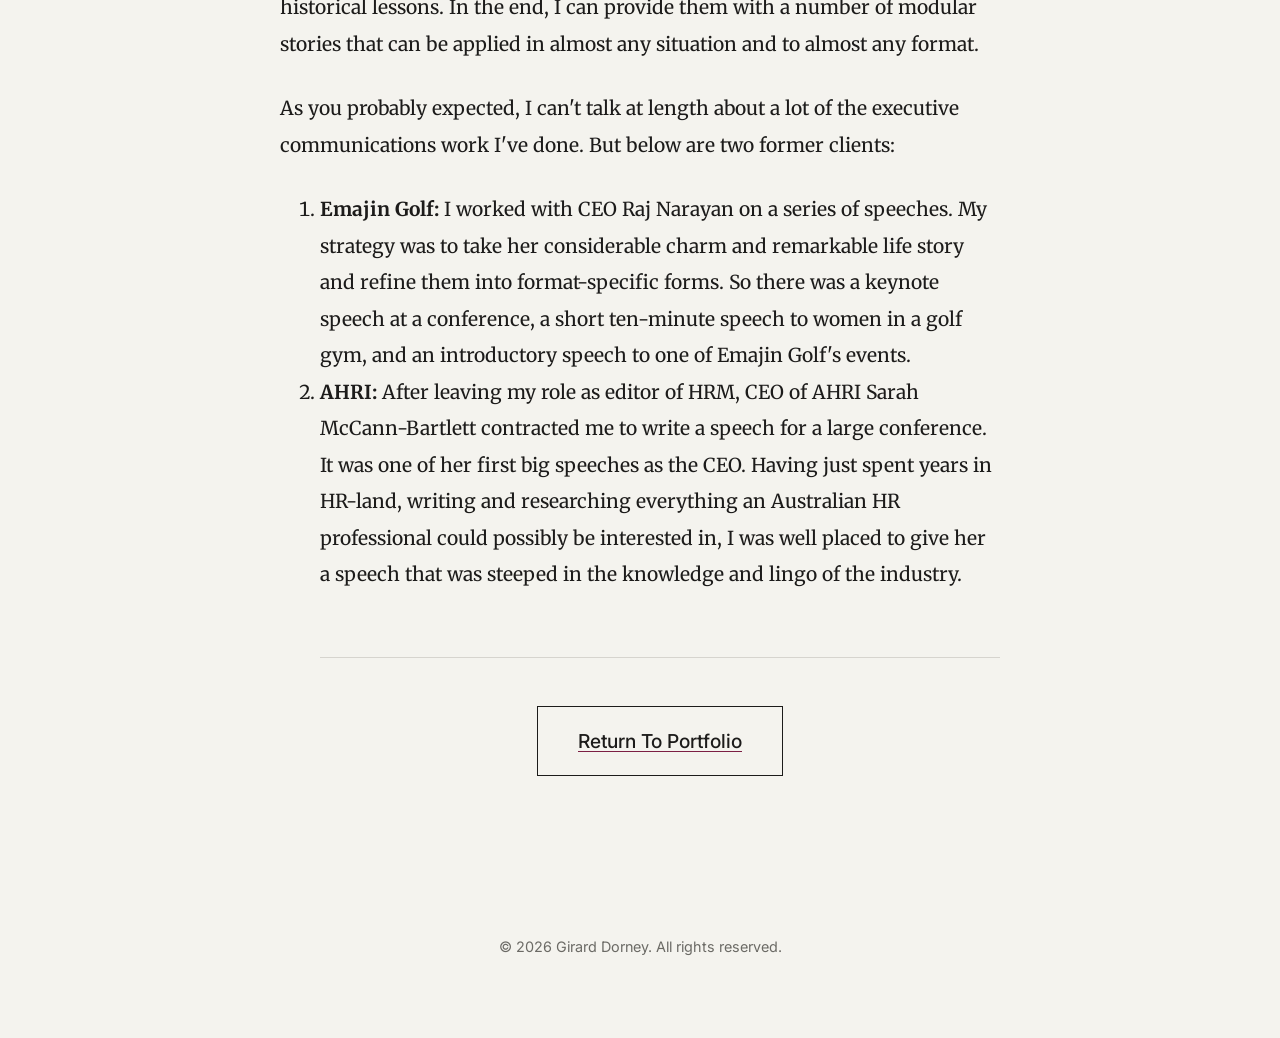
<file: executive_communications.html>
<!DOCTYPE html>
<html lang="en">
<head>
    <meta charset="UTF-8">
    <meta name="viewport" content="width=device-width, initial-scale=1.0">
    <title>Executive Comms | Girard Dorney</title>
    <link rel="stylesheet" href="style.css">
    <link href="https://fonts.googleapis.com/css2?family=Inter:wght@300;400;500;600&family=Merriweather:wght@400;700&display=swap" rel="stylesheet">
</head>
<body>

  <header>
        <nav>
            <a href="index.html" class="logo">Girard Dorney.</a>
            <ul class="nav-links">
                <li><a href="index.html">Home</a></li>
                <li><a href="about.html">About</a></li>
                <li><a href="mailto:girard.dorney@gmail.com" class="btn">Email me</a></li>
            </ul>
        </nav>
    </header>

    <main class="project-container">
        <div class="project-header">
            <span class="tag">C-Suite Strategy</span>
            <h1>Executive Communications</h1>
            <p class="project-meta">Role: Strategist | Year: 2022-Present</p>
        </div>
    
             <div class="project-hero">
            <img src="images/Exec.jpg" alt="AI-generated image of an executive">
        </div>

        <article class="project-content">
            <p>From speechwriting to ghostwriting, the key to writing for an executive is to know how they sound, how they'd like to sound, and what their audience needs to hear.</p>
            
            <p>Most people rise to the level of executive by having some ability to already do that, but often they don't realise that their ability is narrower than they believe. Their audience has been the company they started and its clients or the company that hired them and its clients. When their audience is larger, or they want it to be larger, they can sometimes freeze, like an affable podcaster becoming stilted under TV studio lights.</p>
            
            <p>A lot of what I try to do when working with executives is fostering their innate ability. This involves talking to them about their experiences and beliefs and shaping those into stories they can then tell. I then take those stories away and do research that connects them to wider trends and historical lessons. In the end, I can provide them with a number of modular stories that can be applied in almost any situation and to almost any format.</p>
            
            <p>As you probably expected, I can't talk at length about a lot of the executive communications work I've done. But below are two former clients:</p>
            <ol>
            <li><b>Emajin Golf:</b> I worked with CEO Raj Narayan on a series of speeches. My strategy was to take her considerable charm and remarkable life story and refine them into format-specific forms. So there was a keynote speech at a conference, a short ten-minute speech to women in a golf gym, and an introductory speech to one of Emajin Golf's events.</li>
            <li><b>AHRI:</b> After leaving my role as editor of HRM, CEO of AHRI Sarah McCann-Bartlett contracted me to write a speech for a large conference. It was one of her first big speeches as the CEO. Having just spent years in HR-land, writing and researching everything an Australian HR professional could possibly be interested in, I was well placed to give her a speech that was steeped in the knowledge and lingo of the industry.</p>

            <div class="project-actions">
                <a href="index.html" class="btn">Return To Portfolio</a>
            </div>
        </article>
    </main>

    <footer>
        <p>&copy; 2026 Girard Dorney. All rights reserved.</p>
    </footer>

</body>
</html>
</file>
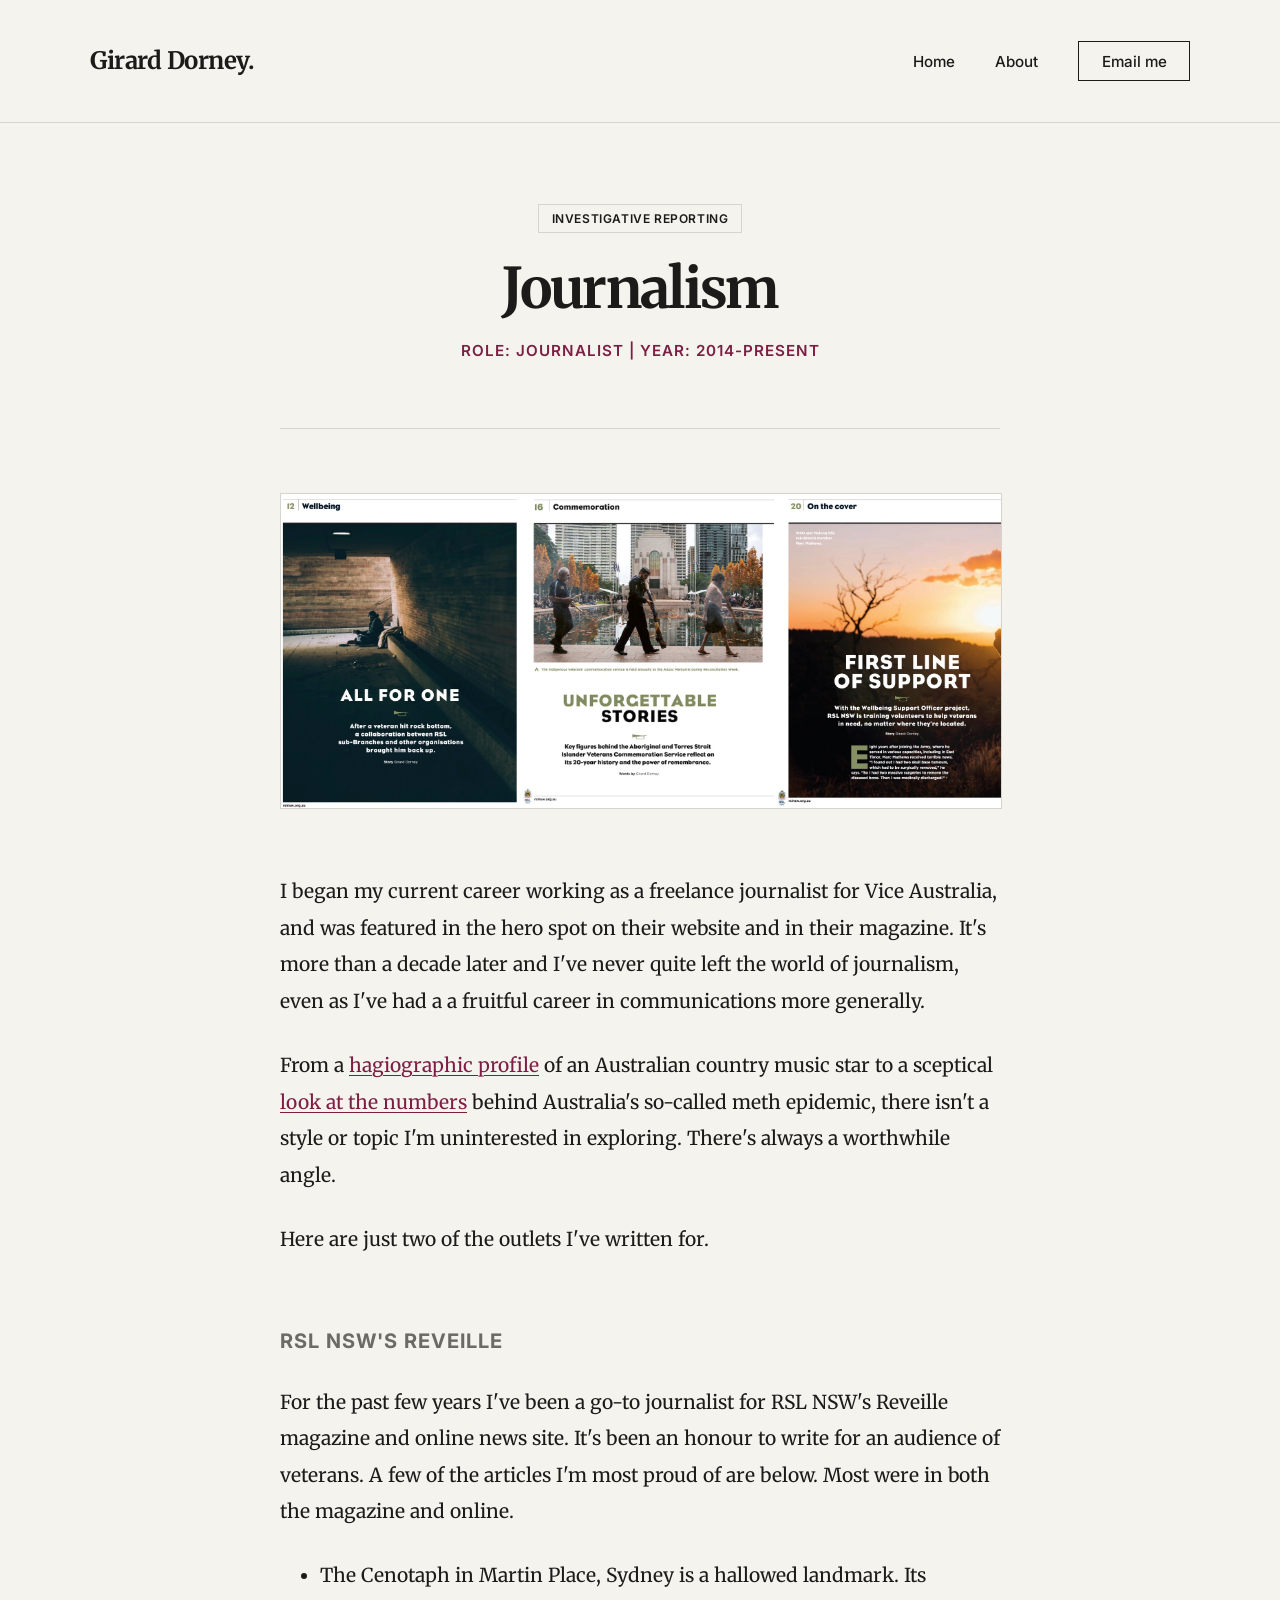
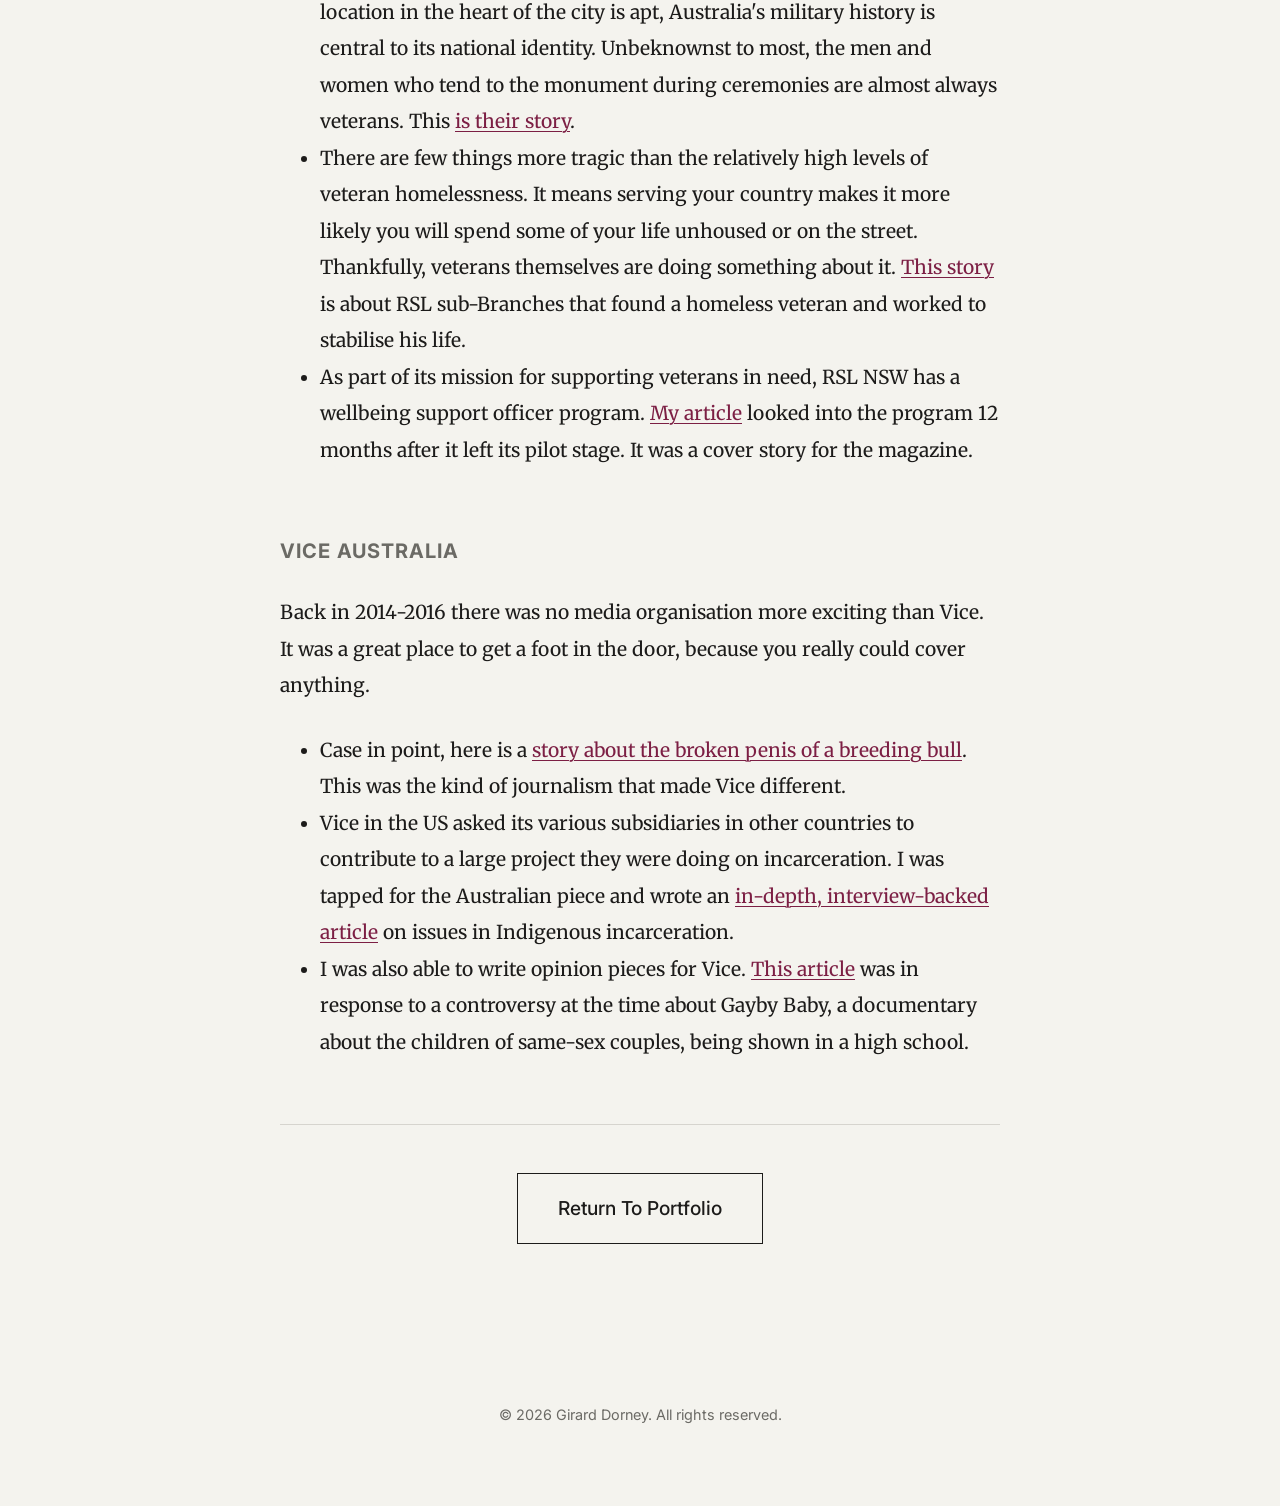
<file: journalism.html>
<!DOCTYPE html>
<html lang="en">
<head>
    <meta charset="UTF-8">
    <meta name="viewport" content="width=device-width, initial-scale=1.0">
    <title>Journalism | Girard Dorney</title>
    <link rel="stylesheet" href="style.css">
    <link href="https://fonts.googleapis.com/css2?family=Inter:wght@300;400;500;600&family=Merriweather:wght@400;700&display=swap" rel="stylesheet">
</head>
<body>

    <header>
        <nav>
            <a href="index.html" class="logo">Girard Dorney.</a>
            <ul class="nav-links">
                <li><a href="index.html">Home</a></li>
                <li><a href="about.html">About</a></li>
                <li><a href="mailto:girard.dorney@gmail.com" class="btn">Email me</a></li>
            </ul>
        </nav>
    </header>

    <main class="project-container">
        <div class="project-header">
            <span class="tag">Investigative Reporting</span>
            <h1>Journalism</h1>
            <p class="project-meta">Role: Journalist | Year: 2014-Present</p>
        </div>
        
     <div class="project-hero">
            <img src="images/RSL.jpg" alt="HRM Magazine Spread">
        </div>
        
        <article class="project-content">
            <p>I began my current career working as a freelance journalist for Vice Australia, and was featured in the hero spot on their website and in their magazine. It's more than a decade later and I've never quite left the world of journalism, even as I've had a a fruitful career in communications more generally.</p>
            
            <p>From a <a href="https://web.archive.org/web/20160229221621/http://countryupdate.com.au/beccy-cole/">hagiographic profile</a> of an Australian country music star to a sceptical <a href="https://web.archive.org/web/20150109151907/http://www.vice.com/en_au/read/there-is-no-ice-epidemic-a-statistical-analysis">look at the numbers</a> behind Australia's so-called meth epidemic, there isn't a style or topic I'm uninterested in exploring. There's always a worthwhile angle.</p>
            
            <p>Here are just two of the outlets I've written for.</p>
            
            <h2>RSL NSW's Reveille</h2>
            <p>For the past few years I've been a go-to journalist for RSL NSW's Reveille magazine and online news site. It's been an honour to write for an audience of veterans. A few of the articles I'm most proud of are below. Most were in both the magazine and online.</p>
            <ul>
            <li>The Cenotaph in Martin Place, Sydney is a hallowed landmark. Its location in the heart of the city is apt, Australia's military history is central to its national identity. Unbeknownst to most, the men and women who tend to the monument during ceremonies are almost always veterans. This <a href="https://rslnsw.org.au/news/how-cenotaph-attendants-keep-the-flame-alive/">is their story</a>.</li>
            <li>There are few things more tragic than the relatively high levels of veteran homelessness. It means serving your country makes it more likely you will spend some of your life unhoused or on the street. Thankfully, veterans themselves are doing something about it. <a href="https://rslnsw.org.au/news/all-for-one-how-rsl-sub-branches-banded-together-to-help-a-veteran-in-need/">This story</a> is about RSL sub-Branches that found a homeless veteran and worked to stabilise his life.</li>
            <li>As part of its mission for supporting veterans in need, RSL NSW has a wellbeing support officer program. <a href="https://rslnsw.org.au/news/wellbeing-support-officers-are-a-sub-branchs-superpower-heres-how-theyre-lifting-up-veterans-and-families/">My article</a> looked into the program 12 months after it left its pilot stage. It was a cover story for the magazine.
            </ul>
                
            <h2>Vice Australia</h2>
            <p>Back in 2014-2016 there was no media organisation more exciting than Vice. It was a great place to get a foot in the door, because you really could cover anything.</p> 
            <ul>
            <li>Case in point, here is a <a href="https://web.archive.org/web/20150301040826/http://www.vice.com/en_au/read/a-literal-cock-and-bull-story">story about the broken penis of a breeding bull</a>. This was the kind of journalism that made Vice different.</li>
            <li>Vice in the US asked its various subsidiaries in other countries to contribute to a large project they were doing on incarceration. I was tapped for the Australian piece and wrote an <a href="https://web.archive.org/web/20150617022821/http://www.vice.com/en_au/read/theres-some-hope-behind-a-horrifying-new-report-on-indigenous-incarceration">in-depth, interview-backed article</a> on issues in Indigenous incarceration.</li>
            <li>I was also able to write opinion pieces for Vice. <a href="https://web.archive.org/web/20161109124653/http://www.vice.com/en_au/read/gayby-baby-is-political-but-so-is-all-education">This article</a> was in response to a controversy at the time about Gayby Baby, a documentary about the children of same-sex couples, being shown in a high school.
            </ul>


            <div class="project-actions">
                <a href="index.html" class="btn">Return To Portfolio</a>
            </div>
        </article>
    </main>

    <footer>
        <p>&copy; 2026 Girard Dorney. All rights reserved.</p>
    </footer>

</body>
</html>
</file>
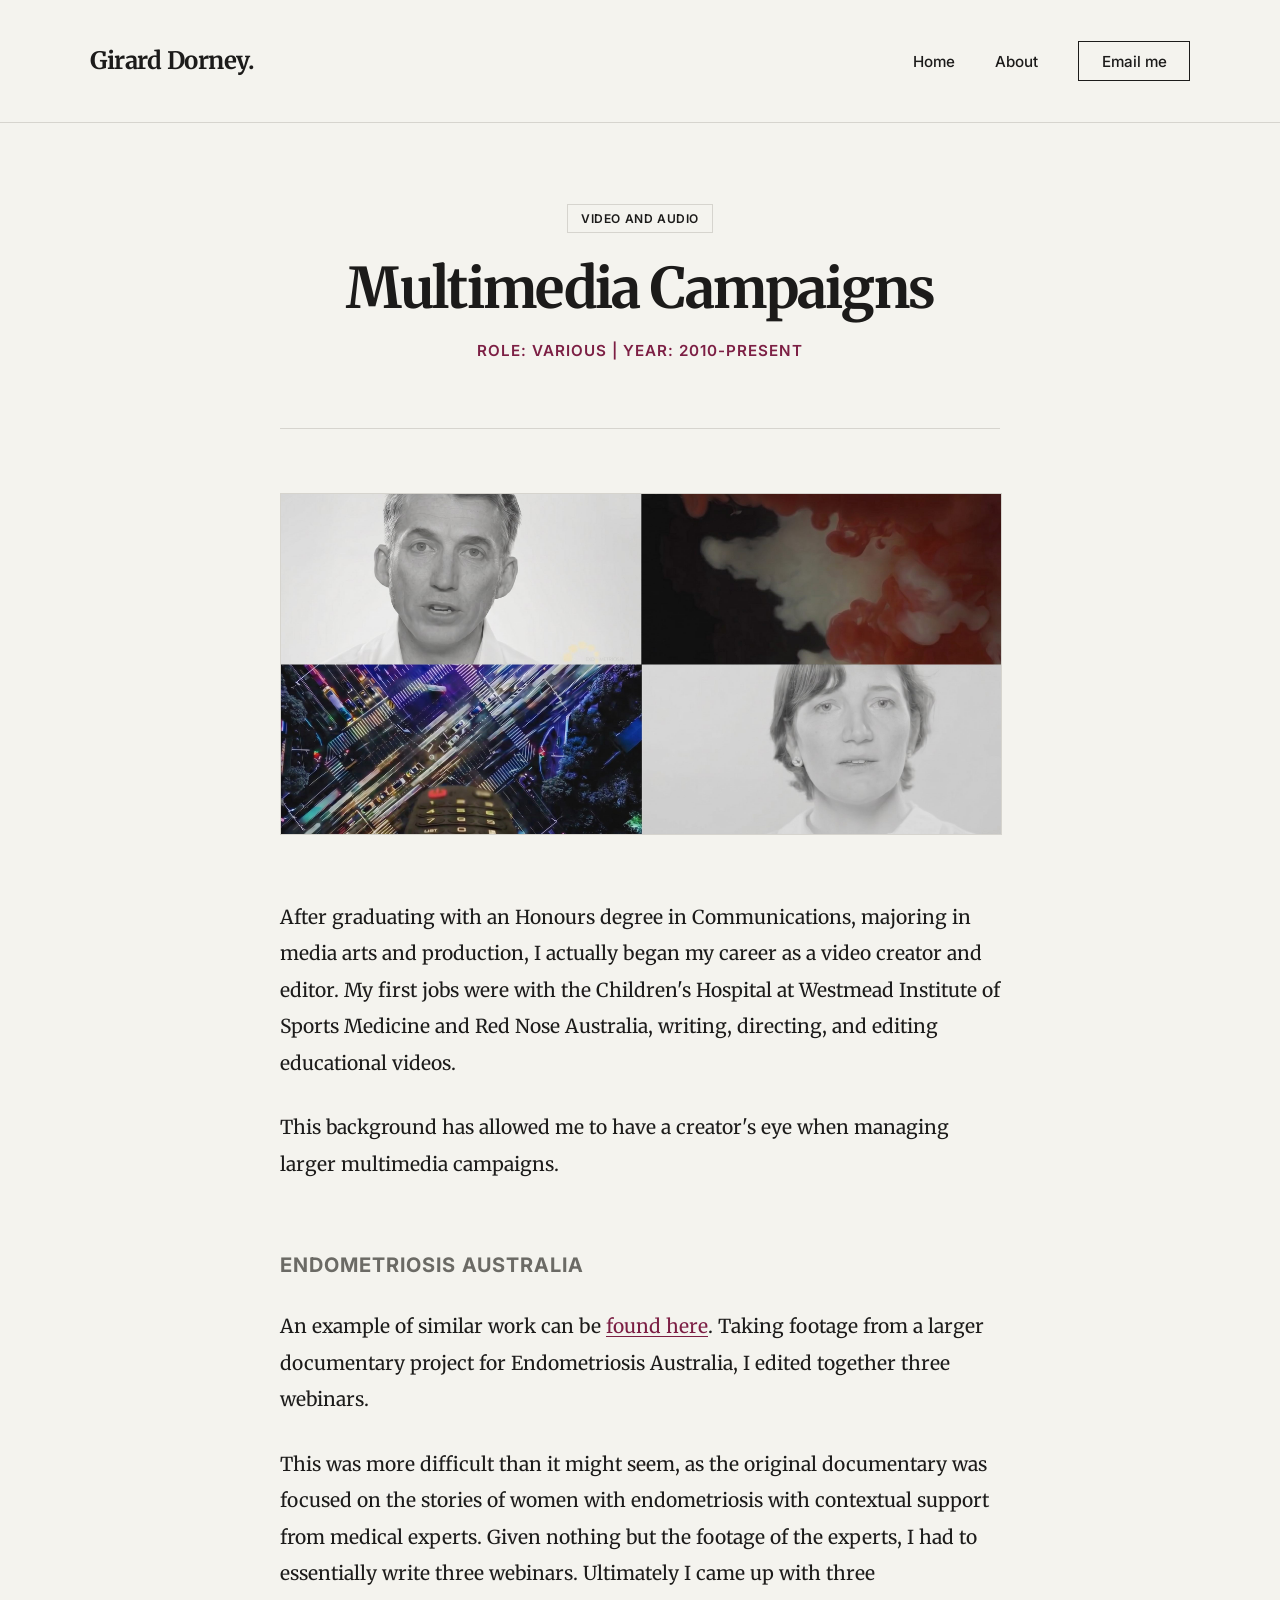
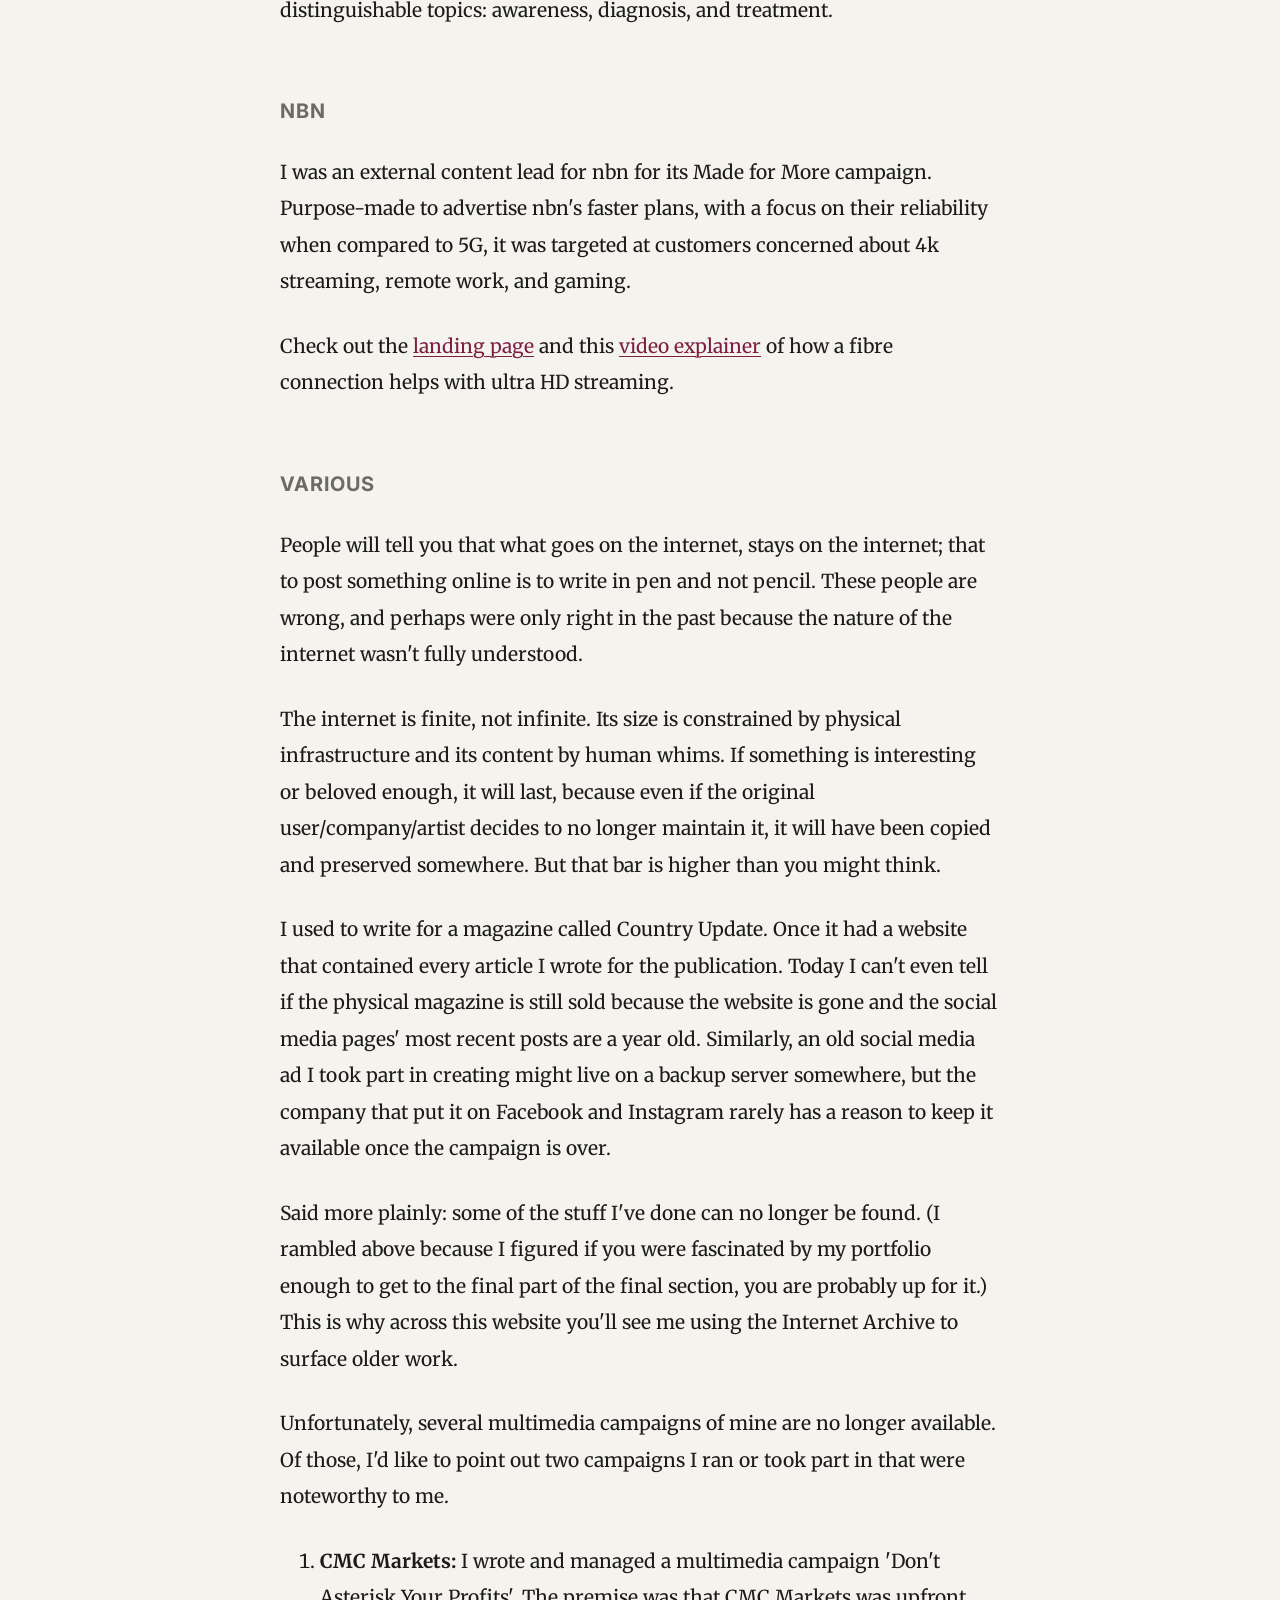
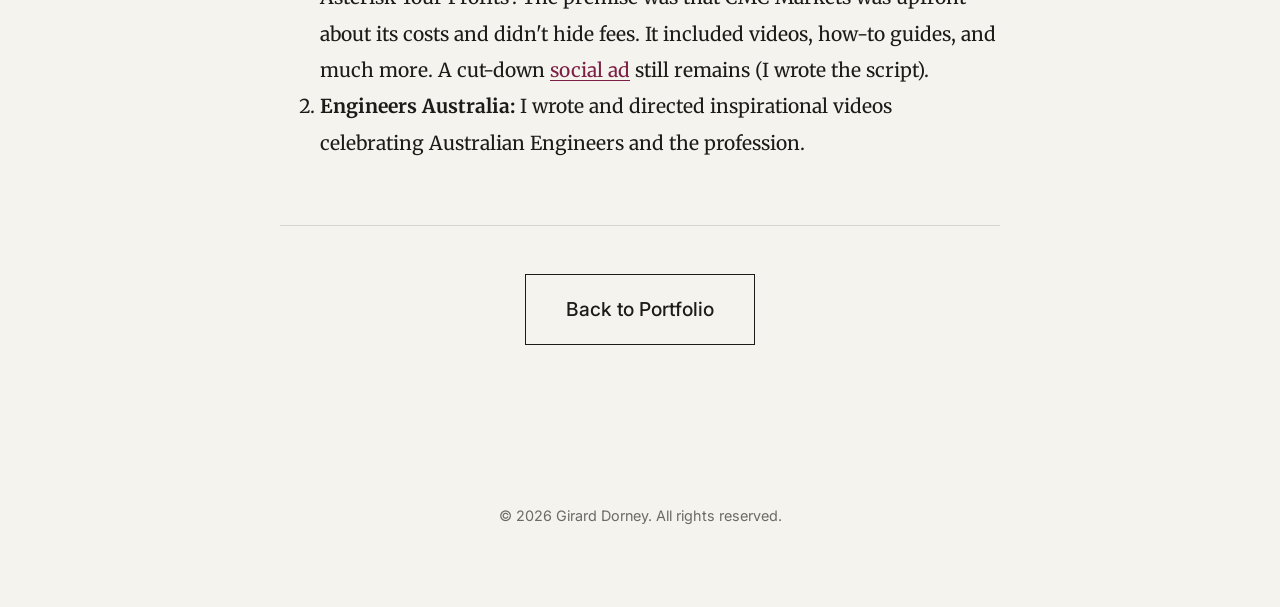
<file: multimedia_campaigns.html>
<!DOCTYPE html>
<html lang="en">
<head>
    <meta charset="UTF-8">
    <meta name="viewport" content="width=device-width, initial-scale=1.0">
    <title>Multimedia Campaigns | Girard Dorney</title>
    <link rel="stylesheet" href="style.css">
    <link href="https://fonts.googleapis.com/css2?family=Inter:wght@300;400;500;600&family=Merriweather:wght@400;700&display=swap" rel="stylesheet">
</head>
<body>

    <header>
        <nav>
            <a href="index.html" class="logo">Girard Dorney.</a>
            <ul class="nav-links">
                <li><a href="index.html">Home</a></li>
                <li><a href="about.html">About</a></li>
                <li><a href="mailto:girard.dorney@gmail.com" class="btn">Email me</a></li>
            </ul>
        </nav>
    </header>

    <main class="project-container">
        <div class="project-header">
            <span class="tag">Video and Audio</span>
            <h1>Multimedia Campaigns</h1>
            <p class="project-meta">Role: Various | Year: 2010-Present</p>
        </div>
      <div class="project-hero">
            <img src="images/multimedia.jpg" alt="HRM Magazine Spread">
        </div>
        <article class="project-content">
            <p>After graduating with an Honours degree in Communications, majoring in media arts and production, I actually began my career as a video creator and editor. My first jobs were with the Children's Hospital at Westmead Institute of Sports Medicine and Red Nose Australia, writing, directing, and editing educational videos.</p>
            
            <p>This background has allowed me to have a creator's eye when managing larger multimedia campaigns.
            
           <h2>Endometriosis Australia</h2>
            <p>An example of similar work can be <a href="https://vimeo.com/159548250">found here</a>. Taking footage from a larger documentary project for Endometriosis Australia, I edited together three webinars.</p> 
            
            <p>This was more difficult than it might seem, as the original documentary was focused on the stories of women with endometriosis with contextual support from medical experts. Given nothing but the footage of the experts, I had to essentially write three webinars. Ultimately I came up with three distinguishable topics: awareness, diagnosis, and treatment.</p>
            
           
           <h2>nbn</h2>
            <p>I was an external content lead for nbn for its Made for More campaign. Purpose-made to advertise nbn's faster plans, with a focus on their reliability when compared to 5G, it was targeted at customers concerned about 4k streaming, remote work, and gaming.</p>
            
            <p>Check out the <a href="https://www.nbnco.com.au/campaigns/more-speed">landing page</a> and this <a href="https://www.youtube.com/watch?v=30QEoGCAfso&embeds_referring_euri=https%3A%2F%2Fwww.nbnco.com.au%2F&embeds_referring_origin=https%3A%2F%2Fwww.nbnco.com.au&source_ve_path=MzY4NDIsMjg2NjIsMzY4NDIsMzY4NDIsMjg2NjY">video explainer</a> of how a fibre connection helps with ultra HD streaming.</p>
            
            <h2>Various</h2>
            <p>People will tell you that what goes on the internet, stays on the internet; that to post something online is to write in pen and not pencil. These people are wrong, and perhaps were only right in the past because the nature of the internet wasn't fully understood.</p>
            
            <p>The internet is finite, not infinite. Its size is constrained by physical infrastructure and its content by human whims. If something is interesting or beloved enough, it will last, because even if the original user/company/artist decides to no longer maintain it, it will have been copied and preserved somewhere. But that bar is higher than you might think.</p>
            
            <p>I used to write for a magazine called Country Update. Once it had a website that contained every article I wrote for the publication. Today I can't even tell if the physical magazine is still sold because the website is gone and the social media pages' most recent posts are a year old. Similarly, an old social media ad I took part in creating might live on a backup server somewhere, but the company that put it on Facebook and Instagram rarely has a reason to keep it available once the campaign is over.</p>
            
            <p>Said more plainly: some of the stuff I've done can no longer be found. (I rambled above because I figured if you were fascinated by my portfolio enough to get to the final part of the final section, you are probably up for it.) This is why across this website you'll see me using the Internet Archive to surface older work.</p>
            
            <p>Unfortunately, several multimedia campaigns of mine are no longer available. Of those, I'd like to point out two campaigns I ran or took part in that were noteworthy to me.<p>
            <ol>
            <li><b>CMC Markets:</b> I wrote and managed a multimedia campaign 'Don't Asterisk Your Profits'. The premise was that CMC Markets was upfront about its costs and didn't hide fees. It included videos, how-to guides, and much more. A cut-down <a href="https://www.facebook.com/watch/?v=3015167142049035">social ad</a> still remains (I wrote the script).</li>
            <li><b>Engineers Australia:</b> I wrote and directed inspirational videos celebrating Australian Engineers and the profession.</li>  
            </ol>


            <div class="project-actions">
                <a href="index.html" class="btn">Back to Portfolio</a>
            </div>
        </article>
    </main>

    <footer>
        <p>&copy; 2026 Girard Dorney. All rights reserved.</p>
    </footer>

</body>
</html>
</file>
<file: style.css>
/* --- Global Styles --- */
:root {
    --bg-color: #f4f3ee; /* Warm, sophisticated paper tone */
    --surface-color: #ffffff;
    --text-main: #1c1b1a; /* Deep rich ink black */
    --text-muted: #6b6a65;
    --accent-color: #7c1f44; /* Vibrant Aubergine */
    --accent-hover: #591430;
    --border-color: #d6d4ce;
    --radius-md: 0px; /* Sharp corners for a print feel */
    --radius-lg: 0px;
}

html, body {
    overflow-x: hidden;
}

body {
    font-family: 'Inter', -apple-system, sans-serif;
    background-color: var(--bg-color);
    color: var(--text-main);
    line-height: 1.75;
    margin: 0;
    padding: 0;
    -webkit-font-smoothing: antialiased;
}

a {
    color: var(--accent-color);
    text-decoration: none;
    transition: all 0.2s ease;
}

a:hover {
    color: var(--text-main);
}

/* --- Typography Overrides for Print Feel --- */
h1, h2, h3, .logo {
    font-family: 'Merriweather', serif;
    color: var(--text-main);
}

/* --- Navigation --- */
header {
    background-color: transparent; 
    padding: 2.5rem 5%;
    border-bottom: 1px solid var(--border-color);
}

nav {
    display: flex;
    justify-content: space-between;
    align-items: center;
    max-width: 1100px;
    margin: 0 auto;
}

.logo {
    font-size: 1.5rem;
    font-weight: 700;
    letter-spacing: -0.02em;
}

.nav-links {
    list-style: none;
    display: flex;
    gap: 2.5rem;
    align-items: center;
    margin: 0;
    padding: 0;
}

.nav-links a {
    color: var(--text-main);
    font-weight: 500;
    font-size: 0.95rem;
    font-family: 'Inter', sans-serif;
}

.nav-links a:hover {
    color: var(--accent-color);
}

.nav-links a.btn {
    background-color: transparent;
    color: var(--text-main);
    padding: 0.6rem 1.4rem;
    border-radius: var(--radius-md); 
    border: 1px solid var(--text-main);
    transition: all 0.2s ease;
    white-space: nowrap;
}

.nav-links a.btn:hover {
    background-color: var(--text-main);
    color: var(--bg-color);
}

/* --- HERO SECTION: INTERACTIVE CENTERED LAYOUT --- */
.hero {
    max-width: 800px;
    margin: 7rem auto 6rem auto;
    padding: 0 1.5rem;
    text-align: center;
}

.hero-heading h1 {
    font-size: 4rem;
    margin: 0 0 2rem 0;
    letter-spacing: -0.03em;
    line-height: 1.1;
}

/* The Interactive Trigger Word */
.trigger-word {
    position: relative;
    cursor: pointer;
    display: inline-block;
    transition: color 0.3s ease;
}

/* Editorial highlight block */
.trigger-word::before {
    content: '';
    position: absolute;
    bottom: 4px;
    left: -4px;
    right: -4px;
    height: 0;
    background-color: var(--accent-color);
    opacity: 0;
    transition: all 0.3s cubic-bezier(0.4, 0, 0.2, 1);
    z-index: -1;
}

.trigger-word:hover::before, 
.trigger-word.active::before {
    height: 100%;
    bottom: 0;
    opacity: 0.1;
}

.trigger-word:hover,
.trigger-word.active {
    color: var(--accent-color);
}

.trigger-word::after {
    content: '*';
    font-size: 0.5em;
    vertical-align: super;
    color: var(--accent-color);
    margin-left: 2px;
}

.hero-copy {
    max-width: 650px;
    margin: 0 auto;
}

.hero-copy p.lead {
    font-size: 1.25rem;
    color: var(--text-main);
    font-weight: 500;
    line-height: 1.6;
    margin-bottom: 0;
}

/* THE EDITORIAL TOOLTIP */
.tooltip-content {
    position: absolute;
    top: calc(100% + 15px);
    left: 50%;
    transform: translateX(-50%) translateY(-10px);
    width: 400px;
    background-color: var(--surface-color);
    border: 1px solid var(--text-main);
    padding: 1.5rem;
    font-size: 1rem;
    color: var(--text-main);
    font-weight: 400;
    font-family: 'Merriweather', serif;
    font-style: italic;
    text-align: left;
    line-height: 1.8;
    letter-spacing: normal;
    white-space: normal;
    box-shadow: 4px 4px 0px var(--accent-color);
    opacity: 0;
    visibility: hidden;
    pointer-events: none;
    transition: all 0.3s cubic-bezier(0.4, 0, 0.2, 1);
    z-index: 10;
}

.trigger-word:hover .tooltip-content,
.trigger-word.active .tooltip-content {
    opacity: 1;
    visibility: visible;
    transform: translateX(-50%) translateY(0);
}

/* --- Portfolio Grid (Index Page) --- */
.portfolio-grid {
    display: grid;
    grid-template-columns: repeat(auto-fit, minmax(320px, 1fr));
    gap: 3rem;
    max-width: 1100px;
    margin: 0 auto 6rem auto;
    padding: 0 1.5rem;
    align-items: start;
}

.card {
    background-color: var(--surface-color);
    padding: 2.5rem;
    border: 1px solid var(--text-main); 
    transition: all 0.4s cubic-bezier(0.4, 0, 0.2, 1);
    position: relative;
    cursor: pointer;
    overflow: hidden;
    display: flex;
    flex-direction: column;
}

.card:hover {
    transform: translate(-8px, -8px);
    box-shadow: 8px 8px 0px var(--accent-color);
}

.card-image-container {
    width: 100%;
    margin: 1.5rem 0 1rem 0;
    max-height: 120px; 
    overflow: hidden;
    background-color: transparent;
    transition: max-height 0.6s cubic-bezier(0.4, 0, 0.2, 1);
    display: flex;
    align-items: center;
}

.card:hover .card-image-container {
    max-height: 400px;
    transition: max-height 0.7s; 
}

.card-image-container img {
    display: block;
    width: 100%; /* Stretches exactly to the text margins */
    height: auto%;
    object-fit: cover; /* Ensures the image fills the landscape container uniformly */
    object-position: center;
    transition: transform 0.7s ease;
}

.card:hover .card-image-container img {
    transform: scale(1.00);
}
/* Hover Reveal Logic */
.card p, .card .read-more {
    max-height: 0;
    opacity: 0;
    margin: 0;
    overflow: hidden;
    transition: all 0.7s cubic-bezier(0.4, 0, 0.2, 1);
}

.card p {
    font-size: 0.95rem; 
    color: var(--text-muted);
}

.card:hover p {
    max-height: 500px; 
    opacity: 1;
    margin-bottom: 2rem;
    margin-top: 1.5rem;
}

.card:hover .read-more {
    max-height: 50px;
    opacity: 1;
}

.tag {
    font-size: 0.75rem;
    text-transform: uppercase;
    letter-spacing: 0.05em;
    color: var(--text-main);
    border: 1px solid var(--border-color);
    padding: 0.35rem 0.8rem;
    align-self: flex-start;
    font-weight: 600;
    font-family: 'Inter', sans-serif;
}

.card h3 {
    margin: 1rem 0 0 0;
    font-size: 2rem;
    letter-spacing: -0.02em;
    line-height: 1.2;
}

.card .read-more::after {
    content: "";
    position: absolute;
    top: 0;
    left: 0;
    right: 0;
    bottom: 0;
    z-index: 1;
}

/* --- Project Detail Page --- */
.project-container {
    max-width: 720px;
    margin: 5rem auto;
    padding: 0 1.5rem;
}

.project-header {
    margin-bottom: 4rem;
    text-align: center;
    border-bottom: 1px solid var(--border-color);
    padding-bottom: 3rem;
}

.project-header h1 {
    font-size: 3.5rem;
    margin: 1.5rem 0 1rem 0;
    letter-spacing: -0.03em;
    line-height: 1.2;
}

.project-meta {
    color: var(--accent-color);
    font-size: 0.95rem;
    font-weight: 600;
    font-family: 'Inter', sans-serif;
    text-transform: uppercase;
    letter-spacing: 1px;
}

.project-content {
    font-family: 'Merriweather', serif; 
    font-size: 1.2rem;
    line-height: 1.9;
    color: var(--text-main);
}

.project-content p {
    margin-bottom: 1.75rem;
}

.project-content h2 {
    font-family: 'Inter', sans-serif;
    font-size: 1.25rem;
    text-transform: uppercase;
    letter-spacing: 1px;
    margin-top: 4rem;
    margin-bottom: 1.5rem;
    color: var(--text-muted);
}

.project-actions {
    margin-top: 4rem;
    text-align: center;
    padding-top: 3rem;
    border-top: 1px solid var(--border-color);
}

.project-actions .btn {
    background-color: transparent;
    color: var(--text-main);
    padding: 1rem 2.5rem;
    border: 1px solid var(--text-main);
    font-family: 'Inter', sans-serif;
    font-weight: 500;
    display: inline-block;
    transition: all 0.2s ease;
}

.project-actions .btn:hover {
    background-color: var(--accent-color);
    color: white;
    border-color: var(--accent-color);
    transform: translate(-4px, -4px);
    box-shadow: 4px 4px 0px var(--text-main);
}

.project-content p a,
.about-content p a,
.project-content li a,
.about-content li a {
    text-decoration: underline;
    text-decoration-color: var(--accent-color);
    text-underline-offset: 3px;
    text-decoration-thickness: 1px; 
}

.project-content p a:hover,
.about-content p a:hover,
.project-content li a:hover,
.about-content li a:hover {
    text-decoration-color: var(--text-main);
    color: var(--text-main);
}

.project-hero {
    width: 100%; /* Tells it to perfectly fill the 720px parent container */
    margin-top: 1rem;
    margin-bottom: 4rem;
}

.project-hero img {
    width: 100%;
    height: auto;
    max-height: 500px; /* Adjusted down to match the narrower width */
    object-fit: cover; 
    display: block;
    border: 1px solid var(--border-color); 
}

/* --- About Container --- */
.about-container {
    max-width: 720px; 
    margin: 5rem auto;
    padding: 0 1.5rem;
}

.about-header {
    margin-bottom: 3.5rem;
    text-align: left;
    border-bottom: 1px solid var(--border-color);
    padding-bottom: 3rem;
}

.about-header h1 {
    font-size: 4rem;
    margin: 0 0 1.5rem 0;
    letter-spacing: -0.04em;
    line-height: 1.1;
}

.about-meta {
    color: var(--accent-color);
    font-weight: 600;
    font-size: 1rem;
    margin: 0;
    font-family: 'Inter', sans-serif;
    text-transform: uppercase;
    letter-spacing: 1px;
}

.about-content {
    font-family: 'Merriweather', serif;
    font-size: 1.2rem;
    line-height: 1.9;
    color: var(--text-main);
}

.about-content p {
    margin-bottom: 1.75rem;
}

.about-content h2 {
    font-family: 'Inter', sans-serif;
    font-size: 1.25rem;
    color: var(--text-muted);
    text-transform: uppercase;
    letter-spacing: 1px;
    margin-top: 4rem;
    margin-bottom: 2rem;
}

/* Resume Item */
.resume-item {
    margin-bottom: 3rem;
    font-family: 'Inter', sans-serif;
    border-left: 2px solid var(--border-color);
    padding-left: 1.5rem;
}

.resume-role {
    display: flex;
    justify-content: space-between;
    align-items: baseline;
    margin-bottom: 0.25rem;
}

.resume-role h3 {
    margin: 0;
    font-size: 1.35rem;
    color: var(--text-main);
    font-family: 'Merriweather', serif;
}

.resume-date {
    font-size: 0.9rem;
    color: var(--accent-color);
    font-weight: 600;
}

.resume-company {
    font-weight: 500;
    color: var(--text-muted);
    margin-bottom: 1rem;
    font-size: 1rem;
}

.resume-desc {
    font-family: 'Inter', sans-serif;
    font-size: 1rem;
    color: var(--text-main);
    line-height: 1.7;
    margin: 0;
}

/* Skills Grid */
.skills-grid {
    display: grid;
    grid-template-columns: repeat(auto-fit, minmax(250px, 1fr));
    gap: 1.5rem;
    font-family: 'Inter', sans-serif;
    margin-top: 2rem;
}

.skill-item {
    padding: 1.5rem;
    border: 1px solid var(--text-main);
    font-size: 0.95rem;
    color: var(--text-main);
    line-height: 1.6;
    transition: all 0.2s ease;
}

.skill-item:hover {
    transform: translate(-4px, -4px);
    box-shadow: 4px 4px 0px var(--border-color);
}

.skill-item strong {
    display: block;
    margin-bottom: 0.5rem;
    color: var(--accent-color);
    font-size: 1.05rem;
    font-family: 'Merriweather', serif;
}

/* --- Action Area / Footer --- */
.action-area {
    margin-top: 5rem;
    text-align: center;
    padding-top: 3rem;
    border-top: 1px solid var(--border-color);
}

.action-area .btn {
    background-color: transparent;
    color: var(--text-main);
    padding: 1rem 2.5rem;
    border: 1px solid var(--text-main);
    font-family: 'Inter', sans-serif;
    font-weight: 500;
    font-size: 1.05rem;
    display: inline-block;
    transition: all 0.2s ease;
}

.action-area .btn:hover {
    background-color: var(--accent-color);
    color: white;
    border-color: var(--accent-color);
    transform: translate(-4px, -4px);
    box-shadow: 4px 4px 0px var(--text-main);
}

footer {
    text-align: center;
    padding: 4rem 1rem;
    color: var(--text-muted);
    font-size: 0.9rem;
    font-family: 'Inter', sans-serif;
}

/* --- Responsive Adjustments --- */
@media (max-width: 600px) {
    .resume-role {
        flex-direction: column;
    }
    .resume-date {
        margin-top: 0.25rem;
    }
    .hero h1, .about-header h1 {
        font-size: 2.75rem;
    }
    .project-header h1 {
        font-size: 2.5rem;
    }
    .nav-links {
        gap: 1.25rem;
    }
    .card:hover {
        transform: translate(-4px, -4px);
        box-shadow: 4px 4px 0px var(--accent-color);
    }
.tooltip-content {
        width: 85vw !important;
        left: auto !important; 
        right: -15px !important; 
        transform: translateY(-10px) !important; 
    }

    
    .trigger-word:hover .tooltip-content,
    .trigger-word.active .tooltip-content {
        transform: translateY(0) !important; 
    }
}
</file>
